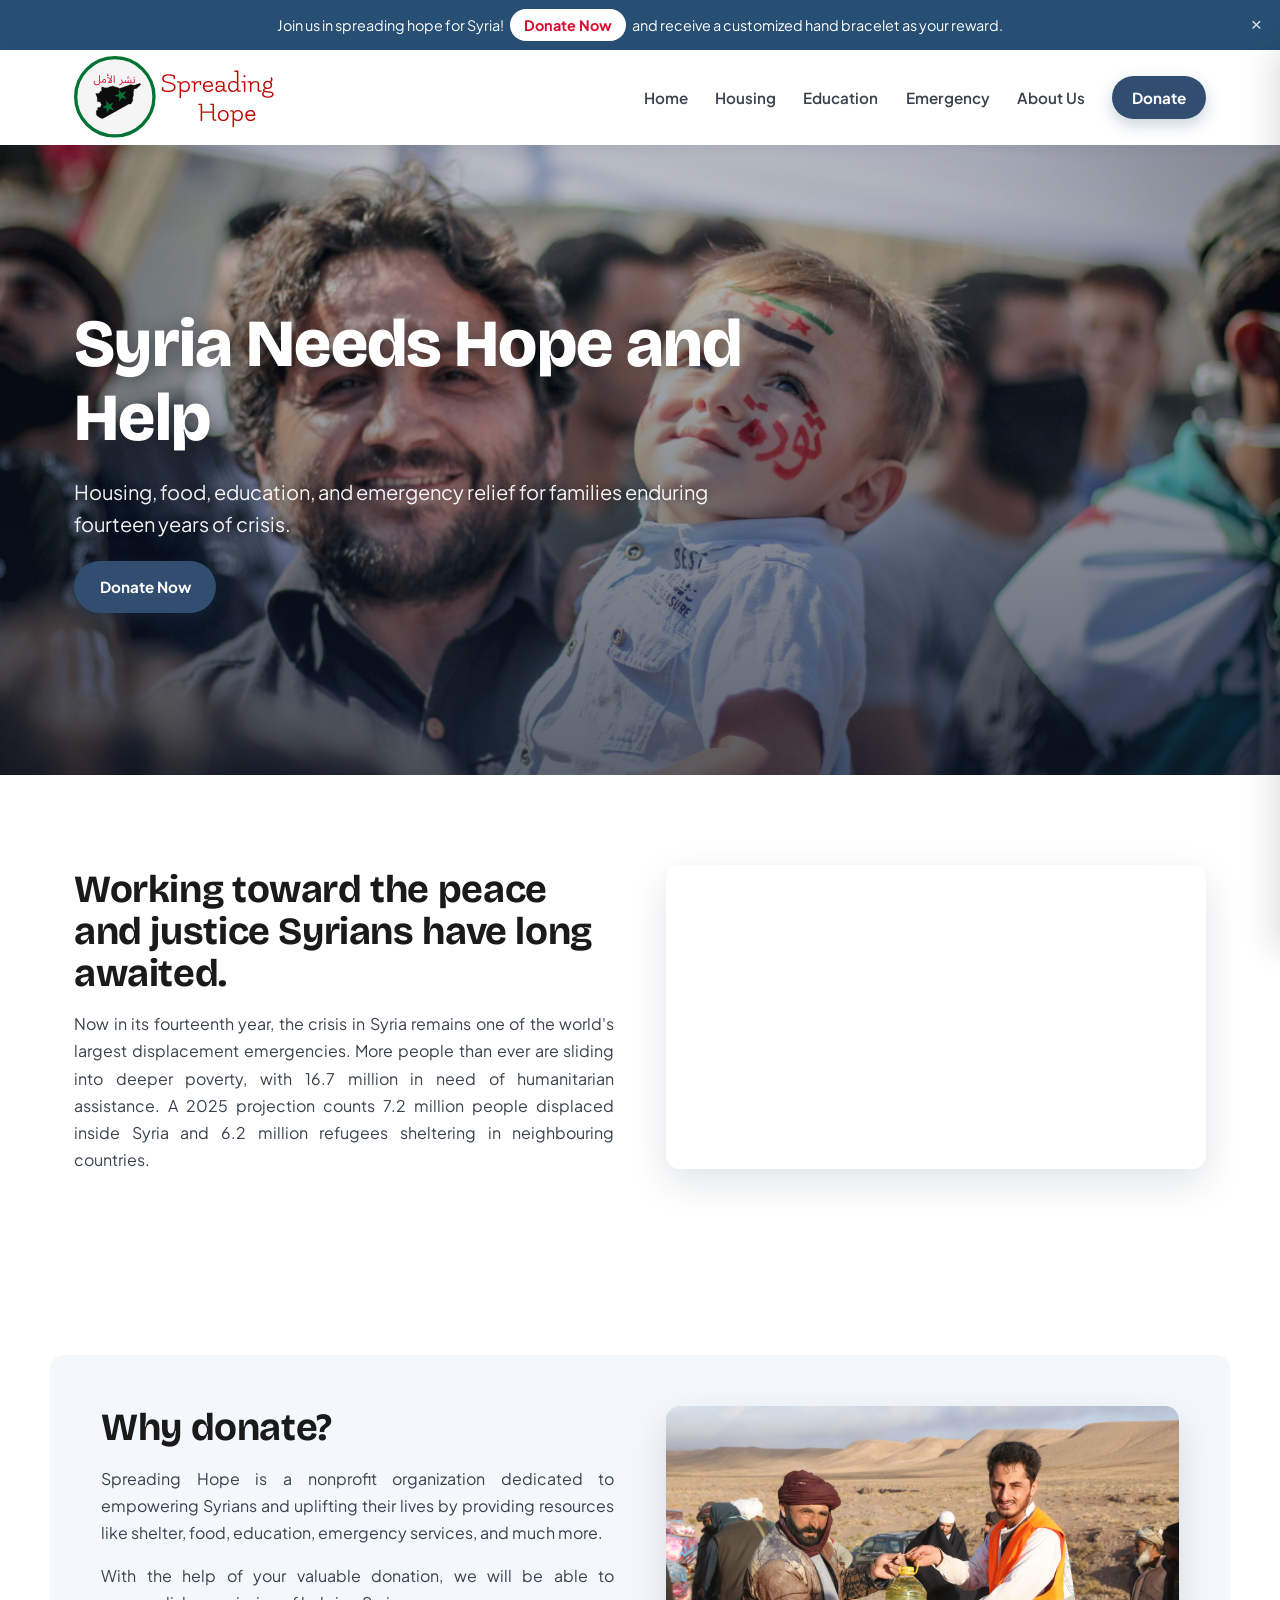
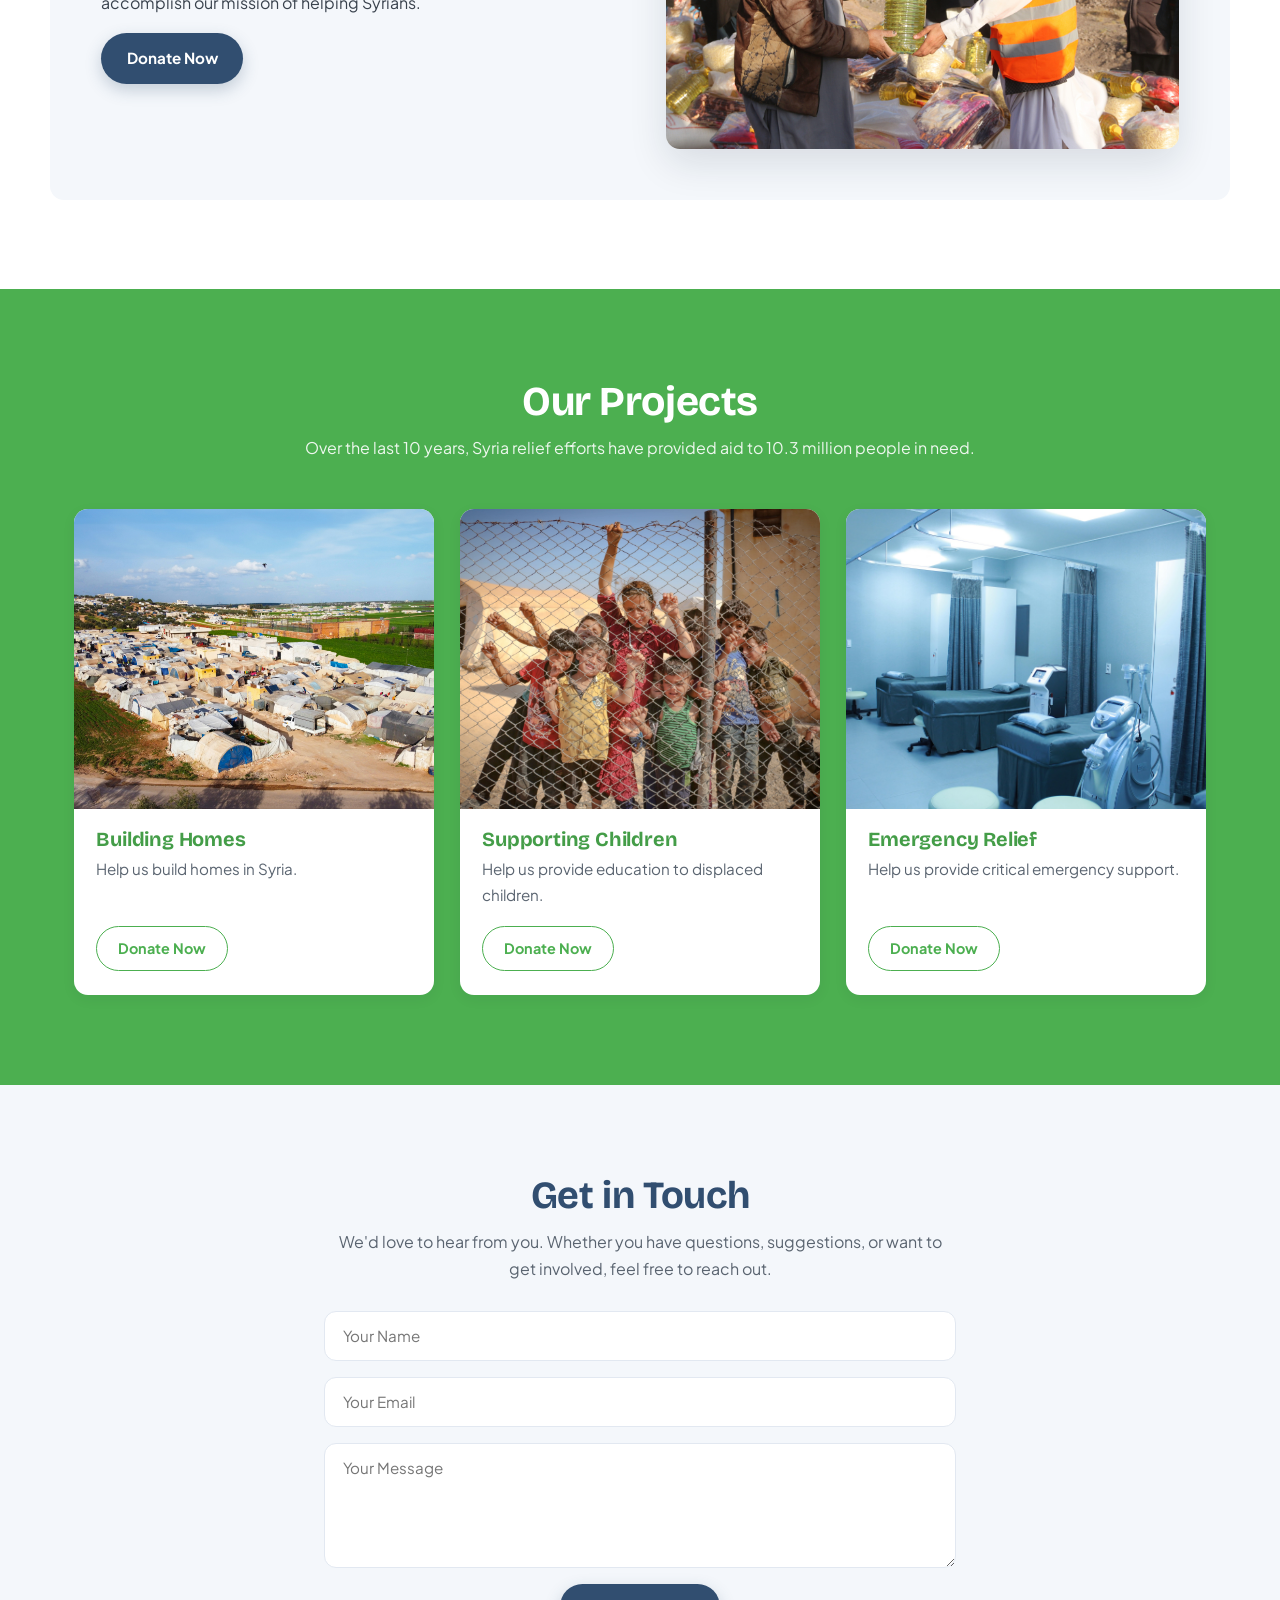
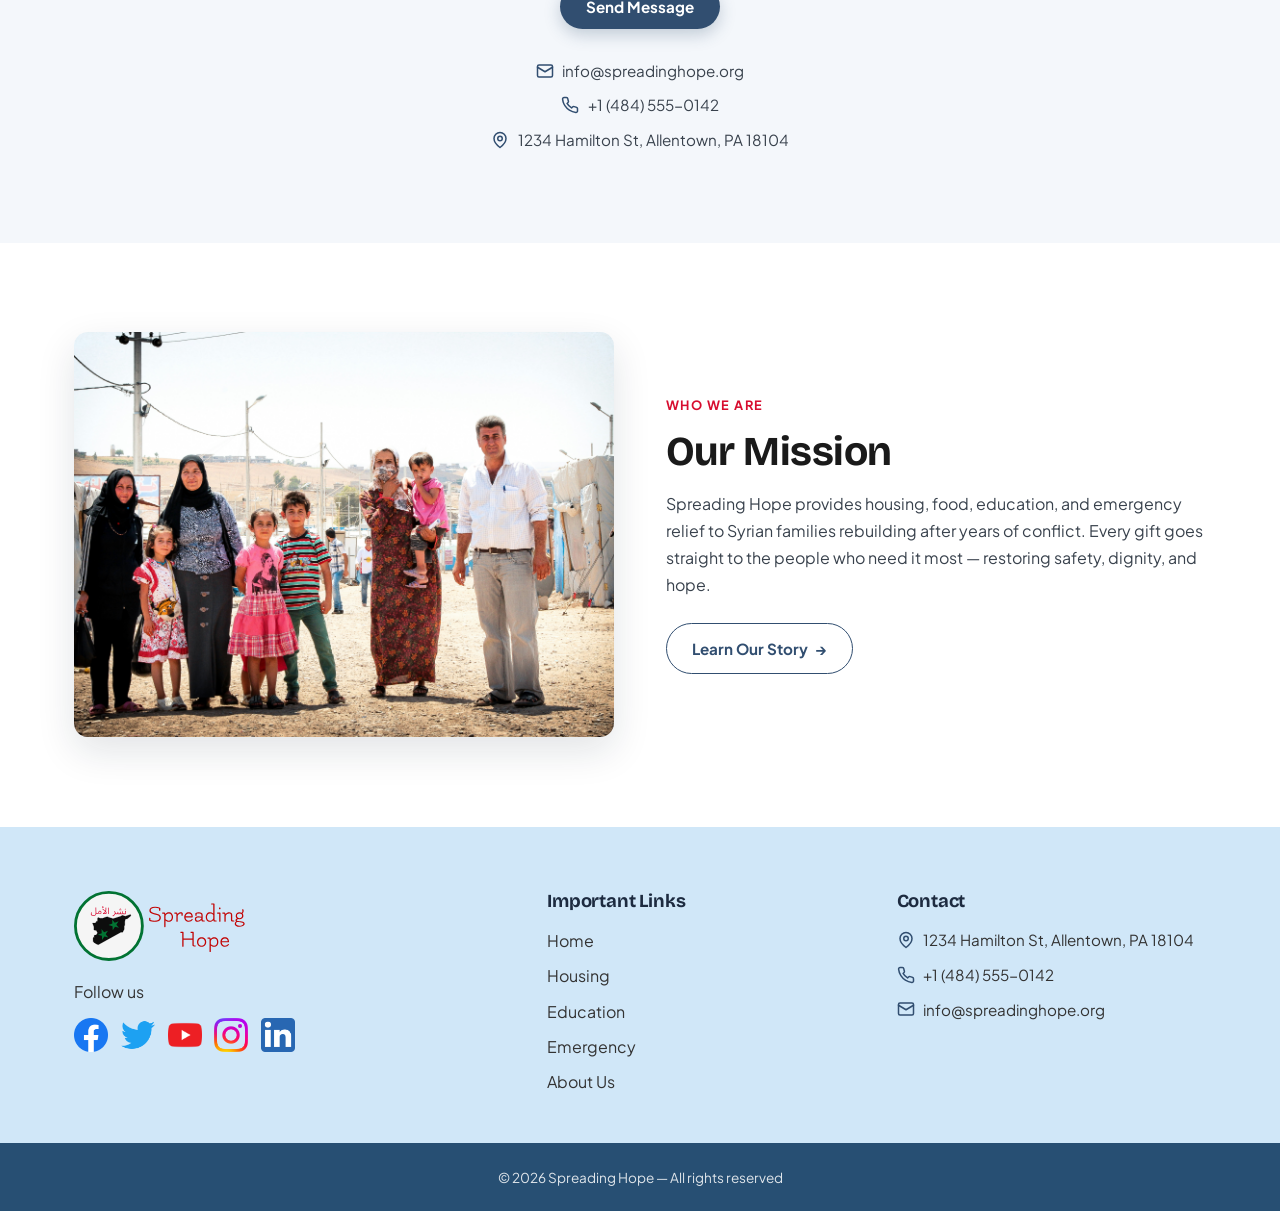
<file: index.html>
<!DOCTYPE html>
<html lang="en">

<head>
  <meta charset="UTF-8">
  <meta name="viewport" content="width=device-width, initial-scale=1.0">
  <title>Spreading Hope — Humanitarian Aid for Syria</title>
  <meta name="description" content="Spreading Hope is a nonprofit dedicated to providing housing, education, emergency relief, and food to Syrians affected by years of conflict. Donate today and make a difference.">

  <link rel="icon" type="image/svg+xml" href="images/logo.svg">

  <meta property="og:type" content="website">
  <meta property="og:title" content="Spreading Hope — Humanitarian Aid for Syria">
  <meta property="og:description" content="Help provide housing, education, and emergency relief to Syrians in need.">
  <meta property="og:image" content="images/Syria.jpg">
  <meta property="og:url" content="https://spreading-hope.vercel.app/">
  <meta name="twitter:card" content="summary_large_image">

  <link rel="preconnect" href="https://fonts.googleapis.com">
  <link rel="preconnect" href="https://fonts.gstatic.com" crossorigin>
  <link href="https://fonts.googleapis.com/css2?family=Bricolage+Grotesque:opsz,wght@12..96,500;12..96,600;12..96,700;12..96,800&family=Plus+Jakarta+Sans:wght@400;500;600;700&display=swap" rel="stylesheet">

  <link rel="stylesheet" href="css/style.css">
</head>

<body>
  <!-- Top announcement bar -->
  <div class="top-container" id="topBar">
    <div class="top-bar-inner">
      <p class="top-message">Join us in spreading hope for Syria! <a href="donation.html" class="learn-more">Donate Now</a> and receive a customized hand bracelet as your reward.</p>
      <button class="top-close" onclick="closeTopBar()" aria-label="Dismiss announcement">&times;</button>
    </div>
  </div>

  <header>
    <nav>
      <div class="logo">
        <img src="images/logo.svg" alt="Spreading Hope logo" width="120" height="120">
      </div>

      <!-- Mobile sidebar nav -->
      <ul class="sidebar" id="sidebar">
        <li onclick="hideSidebar()">
          <a href="#" aria-label="Close menu">
            <svg xmlns="http://www.w3.org/2000/svg" height="24px" viewBox="0 -960 960 960" width="24px" fill="currentColor"><path d="m256-200-56-56 224-224-224-224 56-56 224 224 224-224 56 56-224 224 224 224-56 56-224-224-224 224Z"/></svg>
          </a>
        </li>
        <li><a href="index.html">Home</a></li>
        <li><a href="housing.html">Housing</a></li>
        <li><a href="education.html">Education</a></li>
        <li><a href="emergency.html">Emergency</a></li>
        <li><a href="about-us.html">About Us</a></li>
        <li><a href="donation.html" class="cta-button">Donate Now</a></li>
      </ul>

      <!-- Desktop nav -->
      <ul>
        <li class="hideOnMobile"><a href="index.html">Home</a></li>
        <li class="hideOnMobile"><a href="housing.html">Housing</a></li>
        <li class="hideOnMobile"><a href="education.html">Education</a></li>
        <li class="hideOnMobile"><a href="emergency.html">Emergency</a></li>
        <li class="hideOnMobile"><a href="about-us.html">About Us</a></li>
        <li class="hideOnMobile"><a href="donation.html" class="cta-button">Donate</a></li>
        <li class="menubutton" onclick="showSidebar()">
          <a href="#" aria-label="Open menu">
            <svg xmlns="http://www.w3.org/2000/svg" height="24px" viewBox="0 -960 960 960" width="24px" fill="currentColor"><path d="M120-240v-80h720v80H120Zm0-200v-80h720v80H120Zm0-200v-80h720v80H120Z"/></svg>
          </a>
        </li>
      </ul>
    </nav>
  </header>

  <!-- Home hero carousel -->
  <div class="carousel">
    <div class="carousel-slides">
      <div class="carousel-item active">
        <img src="images/Syria.jpg" alt="Aerial view of a Syrian city affected by conflict" width="1600" height="900" fetchpriority="high">
      </div>
      <div class="carousel-item active">
        <img src="images/intro1.jpg" alt="A displaced Syrian family" width="1600" height="900"  fetchpriority="high">
      </div>

      <div class="carousel-item active">
        <img src="images/intro3.jpg" alt="A displaced Syrian family" width="1600" height="900" fetchpriority="high">
      </div>
    </div>

    <div class="carousel-content">
      <h1 class="h-primary">Syria Needs Hope and Help</h1>
      <p class="hero-sub">Housing, food, education, and emergency relief for families enduring fourteen years of crisis.</p>
      <a href="donation.html" class="cta-button">Donate Now</a>
    </div>
  </div>

  <!-- Crisis overview + video -->
  <section class="hero section">
    <div class="cont_housing">
      <div class="text-content">
        <h2>Working toward the peace and justice Syrians have long awaited.</h2>
        <p>
          Now in its fourteenth year, the crisis in Syria remains one of the world's largest displacement emergencies. More people than ever are sliding into deeper poverty, with 16.7 million in need of humanitarian assistance. A 2025 projection counts 7.2 million people displaced inside Syria and 6.2 million refugees sheltering in neighbouring countries.
        </p>
      </div>
      <div class="video-content">
        <iframe
          src="https://www.youtube.com/embed/q4ZVV-6FrAs?si=EuH0juqtph1C-IrB"
          title="Spreading Hope — the crisis in Syria"
          loading="lazy"
          frameborder="0"
          allow="accelerometer; autoplay; clipboard-write; encrypted-media; gyroscope; picture-in-picture"
          allowfullscreen>
        </iframe>
      </div>
    </div>
  </section>

  <!-- Why donate -->
  <section class="why_donate">
    <div class="text-section">
      <h2>Why donate?</h2>
      <p>
        Spreading Hope is a nonprofit organization dedicated to empowering Syrians and uplifting their lives by providing resources like shelter, food, education, emergency services, and much more.
      </p>
      <p>
        With the help of your valuable donation, we will be able to accomplish our mission of helping Syrians.
      </p>
      <a href="donation.html" class="cta-button">Donate Now</a>
    </div>
    <div class="image-section">
      <img src="images/donate.jpg" alt="Volunteers distributing aid supplies" width="800" height="600" loading="lazy">
    </div>
  </section>

  <!-- Projects -->
  <div id="project-overview">
    <h2 class="projects-title">Our Projects</h2>
    <p class="projects-description">
      Over the last 10 years, Syria relief efforts have provided aid to 10.3 million people in need.
    </p>
    <div class="projects-grid">
      <div class="project-card" id="project-homes">
        <img src="images/build-house.jpg" alt="Newly built homes for displaced families" class="project-image" width="400" height="300" loading="lazy">
        <h3 class="project-title">Building Homes</h3>
        <p class="project-text">Help us build homes in Syria.</p>
        <a class="project-button" href="donation.html">Donate Now</a>
      </div>
      <div class="project-card" id="project-children">
        <img src="images/supporting-children.jpg" alt="A child studying with school supplies" class="project-image" width="400" height="300" loading="lazy">
        <h3 class="project-title">Supporting Children</h3>
        <p class="project-text">Help us provide education to displaced children.</p>
        <a class="project-button" href="donation.html">Donate Now</a>
      </div>
      <div class="project-card" id="project-emergency">
        <img src="images/emergency-relief.jpg" alt="Emergency relief workers delivering supplies" class="project-image" width="400" height="300" loading="lazy">
        <h3 class="project-title">Emergency Relief</h3>
        <p class="project-text">Help us provide critical emergency support.</p>
        <a class="project-button" href="donation.html">Donate Now</a>
      </div>
    </div>
  </div>

  <!-- Contact -->
  <section class="contact-section section">
    <div class="contact-container">
      <h2 class="contact-title">Get in Touch</h2>
      <p class="contact-description">We'd love to hear from you. Whether you have questions, suggestions, or want to get involved, feel free to reach out.</p>
      <form class="contact-form" action="https://formspree.io/f/mlgyewnv" method="POST">
        <label for="contact-name" class="visually-hidden">Your name</label>
        <input id="contact-name" name="name" type="text" class="contact-input" placeholder="Your Name" required>
        <label for="contact-email" class="visually-hidden">Your email</label>
        <input id="contact-email" name="email" type="email" class="contact-input" placeholder="Your Email" required>
        <label for="contact-msg" class="visually-hidden">Your message</label>
        <textarea id="contact-msg" name="message" class="contact-message" placeholder="Your Message" rows="5" required></textarea>
        <button type="submit" class="contact-button">Send Message</button>
      </form>
      <div class="contact-info">
        <p><svg viewBox="0 0 24 24" fill="none" stroke="currentColor" stroke-width="2" stroke-linecap="round" stroke-linejoin="round"><rect x="2" y="4" width="20" height="16" rx="2"/><path d="m22 7-10 6L2 7"/></svg>info@spreadinghope.org</p>
        <p><svg viewBox="0 0 24 24" fill="none" stroke="currentColor" stroke-width="2" stroke-linecap="round" stroke-linejoin="round"><path d="M22 16.92v3a2 2 0 0 1-2.18 2 19.79 19.79 0 0 1-8.63-3.07 19.5 19.5 0 0 1-6-6 19.79 19.79 0 0 1-3.07-8.67A2 2 0 0 1 4.11 2h3a2 2 0 0 1 2 1.72c.13.96.36 1.9.7 2.81a2 2 0 0 1-.45 2.11L8.09 9.91a16 16 0 0 0 6 6l1.27-1.27a2 2 0 0 1 2.11-.45c.91.34 1.85.57 2.81.7A2 2 0 0 1 22 16.92z"/></svg>+1 (484) 555-0142</p>
        <p><svg viewBox="0 0 24 24" fill="none" stroke="currentColor" stroke-width="2" stroke-linecap="round" stroke-linejoin="round"><path d="M20 10c0 6-8 12-8 12s-8-6-8-12a8 8 0 0 1 16 0z"/><circle cx="12" cy="10" r="3"/></svg>1234 Hamilton St, Allentown, PA 18104</p>
      </div>
    </div>
  </section>

    <!-- Mission teaser -->
  <section class="mission-teaser">
    <div class="teaser-image">
      <img src="images/mission.jpg" alt="A displaced Syrian woman receiving aid" loading="lazy" decoding="async">
    </div>
    <div class="teaser-text">
      <p class="eyebrow">Who we are</p>
      <h2>Our Mission</h2>
      <p>Spreading Hope provides housing, food, education, and emergency relief to Syrian families rebuilding after years of conflict. Every gift goes straight to the people who need it most — restoring safety, dignity, and hope.</p>
      <a class="learn-story-btn" href="about-us.html">Learn Our Story</a>
    </div>
  </section>

  <!-- Footer -->
  <footer>
    <div class="footer">
      <div class="footer-section">
        <div class="logo">
          <img src="images/logo.svg" alt="Spreading Hope logo" width="120" height="120" style="margin-bottom: 15px;">
        </div>
       
        <p>Follow us</p>
        <div class="social-icons">
          <a href="#" aria-label="Facebook"><img src="images/facebook logo_icon.png" alt="" width="32" height="32" loading="lazy"></a>
          <a href="#" aria-label="X (Twitter)"><img src="images/twitter logo_icon.png" alt="" width="32" height="32" loading="lazy"></a>
          <a href="#" aria-label="YouTube"><img src="images/youtube logo_icon.png" alt="" width="32" height="32" loading="lazy"></a>
          <a href="#" aria-label="Instagram"><img src="images/instagram logo_icon.png" alt="" width="32" height="32" loading="lazy"></a>
          <a href="#" aria-label="LinkedIn"><img src="images/linkedin logo_icon.png" alt="" width="32" height="32" loading="lazy"></a>
        </div>
      </div>

      <div class="footer-section">
        <h3>Important Links</h3>
        <ul>
          <li><a href="index.html">Home</a></li>
          <li><a href="housing.html">Housing</a></li>
          <li><a href="education.html">Education</a></li>
          <li><a href="emergency.html">Emergency</a></li>
          <li><a href="about-us.html">About Us</a></li>
        </ul>
      </div>

      <div class="footer-section">
        <h3>Contact</h3>
        <div class="contact-info">
          <p><svg viewBox="0 0 24 24" fill="none" stroke="currentColor" stroke-width="2" stroke-linecap="round" stroke-linejoin="round"><path d="M20 10c0 6-8 12-8 12s-8-6-8-12a8 8 0 0 1 16 0z"/><circle cx="12" cy="10" r="3"/></svg>1234 Hamilton St, Allentown, PA 18104</p>
          <p><svg viewBox="0 0 24 24" fill="none" stroke="currentColor" stroke-width="2" stroke-linecap="round" stroke-linejoin="round"><path d="M22 16.92v3a2 2 0 0 1-2.18 2 19.79 19.79 0 0 1-8.63-3.07 19.5 19.5 0 0 1-6-6 19.79 19.79 0 0 1-3.07-8.67A2 2 0 0 1 4.11 2h3a2 2 0 0 1 2 1.72c.13.96.36 1.9.7 2.81a2 2 0 0 1-.45 2.11L8.09 9.91a16 16 0 0 0 6 6l1.27-1.27a2 2 0 0 1 2.11-.45c.91.34 1.85.57 2.81.7A2 2 0 0 1 22 16.92z"/></svg>+1 (484) 555-0142</p>
          <p><svg viewBox="0 0 24 24" fill="none" stroke="currentColor" stroke-width="2" stroke-linecap="round" stroke-linejoin="round"><rect x="2" y="4" width="20" height="16" rx="2"/><path d="m22 7-10 6L2 7"/></svg>info@spreadinghope.org</p>
        </div>
      </div>
    </div>

    <div class="footer-bottom">
      &copy; 2026 Spreading Hope — All rights reserved
    </div>
  </footer>

  <script src="js/script.js"></script>
</body>

</html>
</file>
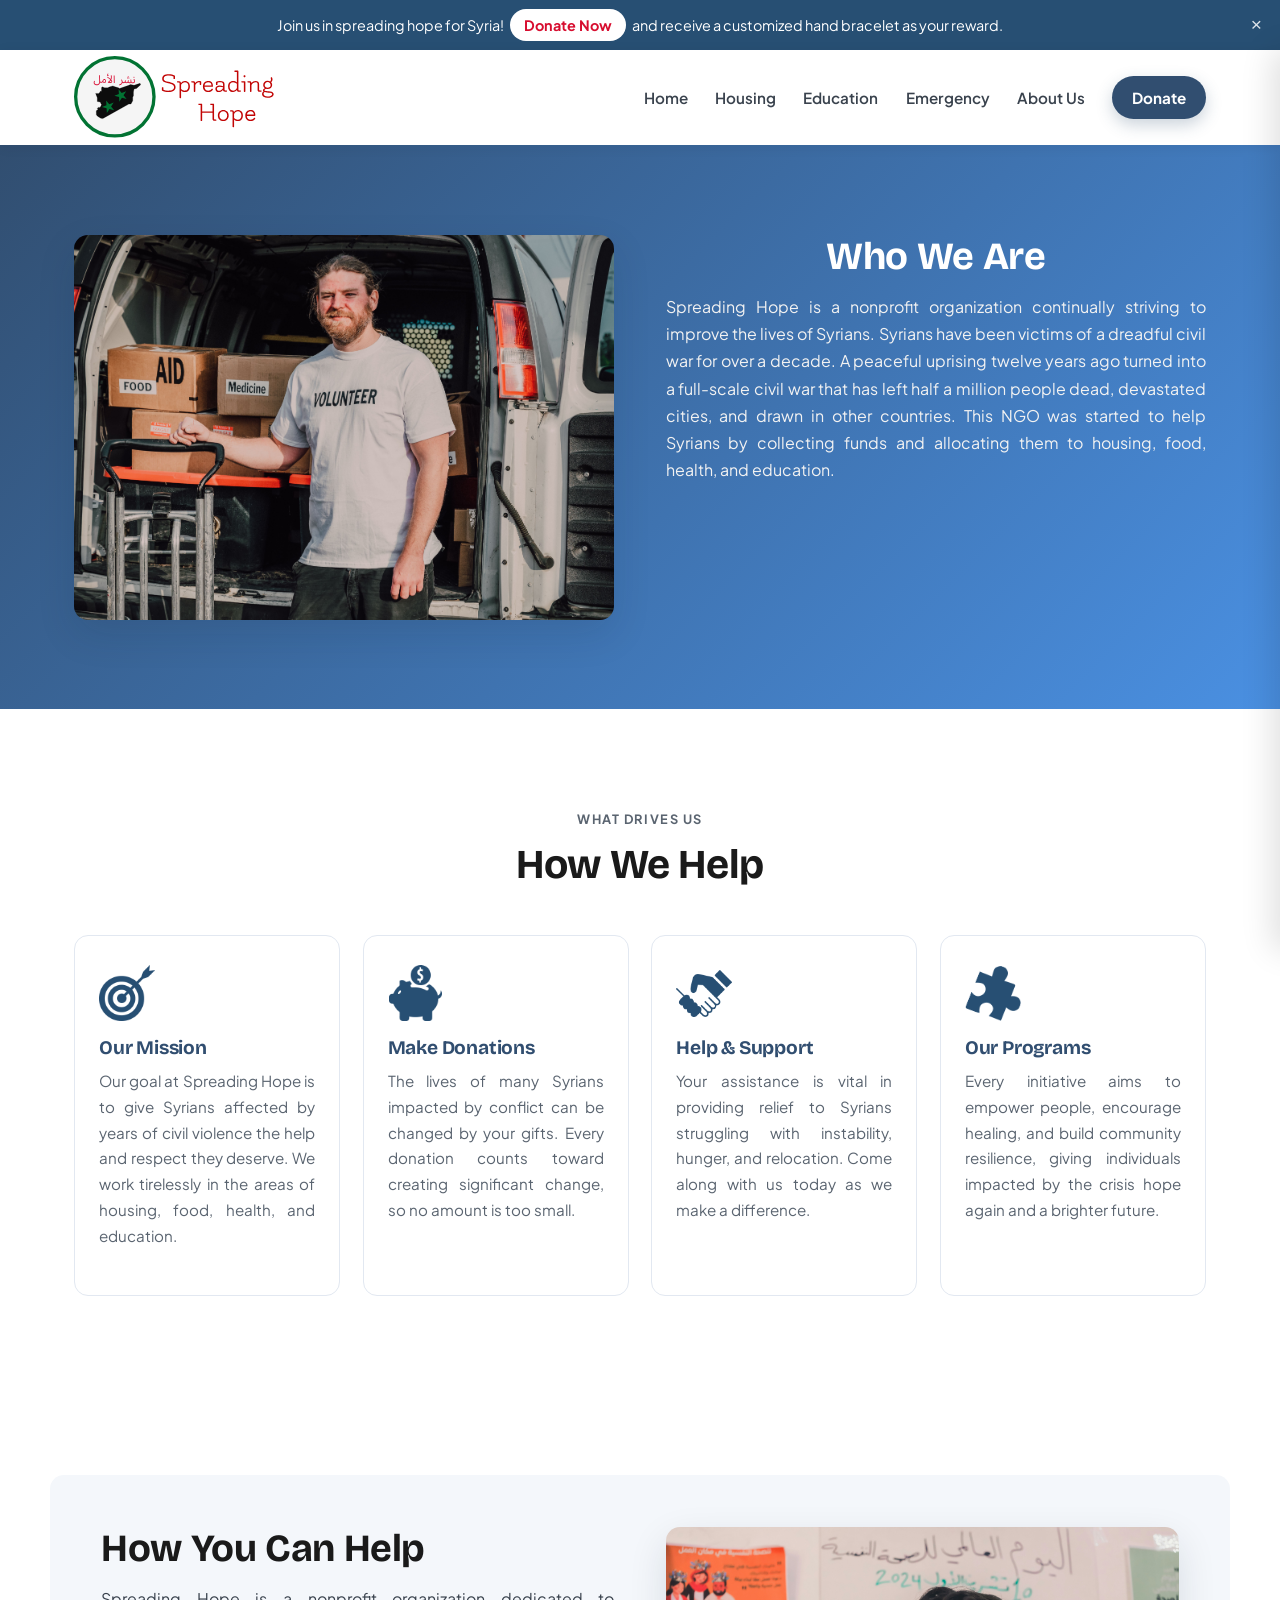
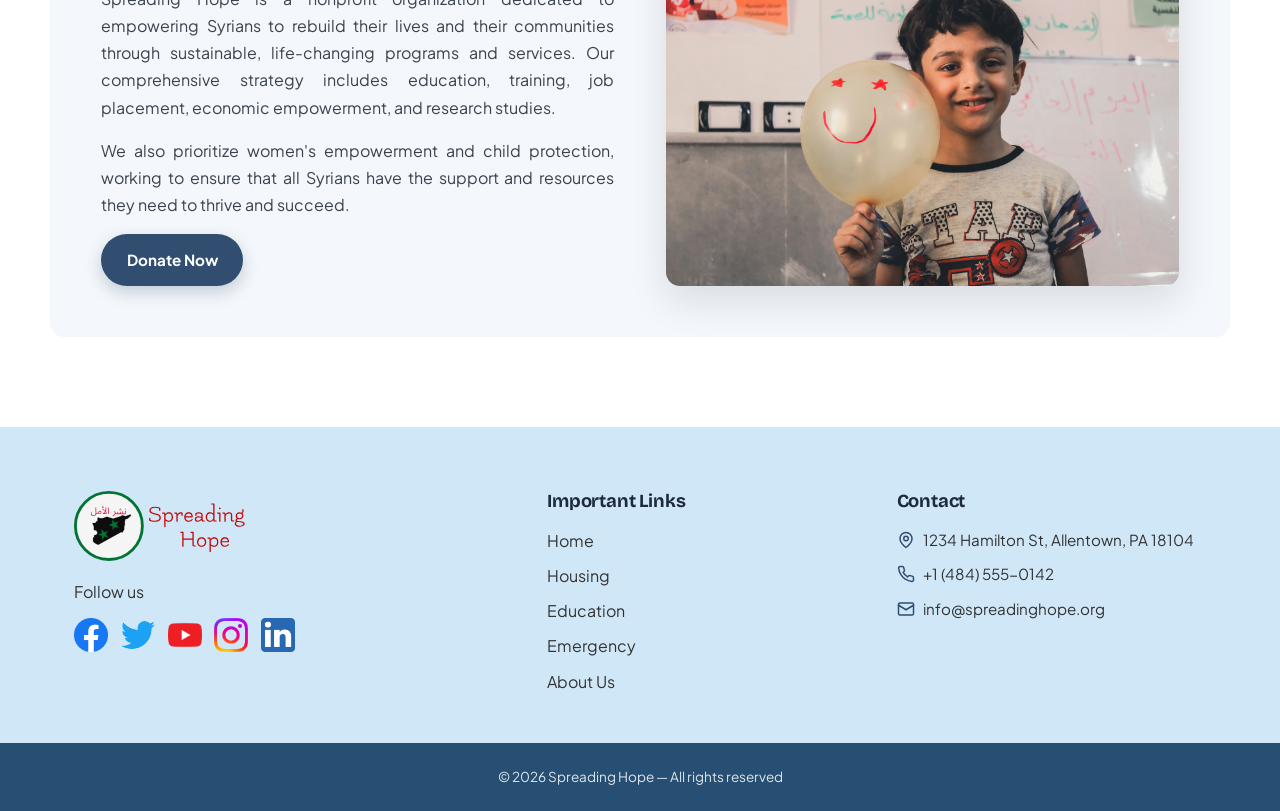
<file: about-us.html>
<!DOCTYPE html>
<html lang="en">

<head>
  <meta charset="UTF-8">
  <meta name="viewport" content="width=device-width, initial-scale=1.0">
  <title>About Us — Spreading Hope for Syria</title>
  <meta name="description" content="Spreading Hope is a nonprofit providing housing, education, and emergency relief to Syrians affected by years of conflict.">
  <link rel="icon" type="image/svg+xml" href="images/logo.svg">
  <meta property="og:type" content="website">
  <meta property="og:title" content="About Us — Spreading Hope for Syria">
  <meta property="og:description" content="Spreading Hope is a nonprofit providing housing, education, and emergency relief to Syrians affected by years of conflict.">
  <meta property="og:image" content="images/About Us 1.jpg">
  <meta name="twitter:card" content="summary_large_image">
  <link rel="preconnect" href="https://fonts.googleapis.com">
  <link rel="preconnect" href="https://fonts.gstatic.com" crossorigin>
  <link href="https://fonts.googleapis.com/css2?family=Bricolage+Grotesque:opsz,wght@12..96,500;12..96,600;12..96,700;12..96,800&family=Plus+Jakarta+Sans:wght@400;500;600;700&display=swap" rel="stylesheet">
  <link rel="stylesheet" href="css/style.css">
</head>

<body>
  <!-- Top announcement bar -->
  <div class="top-container" id="topBar">
    <div class="top-bar-inner">
      <p class="top-message">Join us in spreading hope for Syria! <a href="donation.html" class="learn-more">Donate Now</a> and receive a customized hand bracelet as your reward.</p>
      <button class="top-close" onclick="closeTopBar()" aria-label="Dismiss announcement">&times;</button>
    </div>
  </div>

  <header>
    <nav>
      <div class="logo">
        <img src="images/logo.svg" alt="Spreading Hope logo" width="120" height="120">
      </div>

      <ul class="sidebar" id="sidebar">
        <li onclick="hideSidebar()">
          <a href="#" aria-label="Close menu">
            <svg xmlns="http://www.w3.org/2000/svg" height="24px" viewBox="0 -960 960 960" width="24px" fill="currentColor"><path d="m256-200-56-56 224-224-224-224 56-56 224 224 224-224 56 56-224 224 224 224-56 56-224-224-224 224Z"/></svg>
          </a>
        </li>
        <li><a href="index.html">Home</a></li>
        <li><a href="housing.html">Housing</a></li>
        <li><a href="education.html">Education</a></li>
        <li><a href="emergency.html">Emergency</a></li>
        <li><a href="about-us.html">About Us</a></li>
        <li><a href="donation.html" class="cta-button">Donate Now</a></li>
      </ul>

      <ul>
        <li class="hideOnMobile"><a href="index.html">Home</a></li>
        <li class="hideOnMobile"><a href="housing.html">Housing</a></li>
        <li class="hideOnMobile"><a href="education.html">Education</a></li>
        <li class="hideOnMobile"><a href="emergency.html">Emergency</a></li>
        <li class="hideOnMobile"><a href="about-us.html">About Us</a></li>
        <li class="hideOnMobile"><a href="donation.html" class="cta-button">Donate</a></li>
        <li class="menubutton" onclick="showSidebar()">
          <a href="#" aria-label="Open menu">
            <svg xmlns="http://www.w3.org/2000/svg" height="24px" viewBox="0 -960 960 960" width="24px" fill="currentColor"><path d="M120-240v-80h720v80H120Zm0-200v-80h720v80H120Zm0-200v-80h720v80H120Z"/></svg>
          </a>
        </li>
      </ul>
    </nav>
  </header>

  <!-- About intro -->
  <section id="about" class="section">
    <div class="main">
      <div class="image-container">
        <img src="images/ourmission.jpg" alt="Aid workers supporting a displaced Syrian family" loading="lazy" decoding="async">
      </div>
      <div class="about-text">
       <h2 class="section-title">Who We Are</h2>
        <p>Spreading Hope is a nonprofit organization continually striving to improve the lives of Syrians. Syrians have been victims of a dreadful civil war for over a decade. A peaceful uprising twelve years ago turned into a full-scale civil war that has left half a million people dead, devastated cities, and drawn in other countries. This NGO was started to help Syrians by collecting funds and allocating them to housing, food, health, and education.</p>
      </div>
    </div>
  </section>

  <!-- How we help -->
  <section class="section">
    <div class="section-head">
      <p class="eyebrow">What drives us</p>
      <h2>How We Help</h2>
    </div>
    <div class="card-container">
      <div class="card">
        <img src="images/our-mission-icon.png" alt="" width="64" height="64" loading="lazy">
        <h3>Our Mission</h3>
        <p>Our goal at Spreading Hope is to give Syrians affected by years of civil violence the help and respect they deserve. We work tirelessly in the areas of housing, food, health, and education.</p>
        
      </div>
      <div class="card">
        <img src="images/make-donation-icon.png" alt="" width="64" height="64" loading="lazy">
        <h3>Make Donations</h3>
        <p>The lives of many Syrians impacted by conflict can be changed by your gifts. Every donation counts toward creating significant change, so no amount is too small.</p>
       
      </div>
      <div class="card">
        <img src="images/help-icon.png" alt="" width="64" height="64" loading="lazy">
        <h3>Help &amp; Support</h3>
        <p>Your assistance is vital in providing relief to Syrians struggling with instability, hunger, and relocation. Come along with us today as we make a difference.</p>
       
      </div>
      <div class="card">
        <img src="images/programs-icon.png" alt="" width="64" height="64" loading="lazy">
        <h3>Our Programs</h3>
        <p>Every initiative aims to empower people, encourage healing, and build community resilience, giving individuals impacted by the crisis hope again and a brighter future.</p>
        
      </div>
    </div>
  </section>

  <!-- How you can help -->
  <section class="why_donate">
    <div class="text-section">
      <h2>How You Can Help</h2>
      <p>
        Spreading Hope is a nonprofit organization dedicated to empowering Syrians to rebuild their lives and their communities through sustainable, life-changing programs and services. Our comprehensive strategy includes education, training, job placement, economic empowerment, and research studies.
      </p>
      <p>
        We also prioritize women's empowerment and child protection, working to ensure that all Syrians have the support and resources they need to thrive and succeed.
      </p>
      <a href="donation.html" class="cta-button">Donate Now</a>
    </div>
    <div class="image-section">
      <img src="images/mission1.jpg" alt="image" loading="lazy" decoding="async">
    </div>
  </section>

  <!-- Footer -->
  <footer>
    <div class="footer">
      <div class="footer-section">
        <div class="logo">
          <img src="images/logo.svg" alt="Spreading Hope logo" width="120" height="120" style="margin-bottom: 15px;">
        </div>
        
        <p>Follow us</p>
        <div class="social-icons">
          <a href="#" aria-label="Facebook"><img src="images/facebook logo_icon.png" alt="" width="32" height="32" loading="lazy"></a>
          <a href="#" aria-label="X (Twitter)"><img src="images/twitter logo_icon.png" alt="" width="32" height="32" loading="lazy"></a>
          <a href="#" aria-label="YouTube"><img src="images/youtube logo_icon.png" alt="" width="32" height="32" loading="lazy"></a>
          <a href="#" aria-label="Instagram"><img src="images/instagram logo_icon.png" alt="" width="32" height="32" loading="lazy"></a>
          <a href="#" aria-label="LinkedIn"><img src="images/linkedin logo_icon.png" alt="" width="32" height="32" loading="lazy"></a>
        </div>
      </div>

      <div class="footer-section">
        <h3>Important Links</h3>
        <ul>
          <li><a href="index.html">Home</a></li>
          <li><a href="housing.html">Housing</a></li>
          <li><a href="education.html">Education</a></li>
          <li><a href="emergency.html">Emergency</a></li>
          <li><a href="about-us.html">About Us</a></li>
        </ul>
      </div>

      <div class="footer-section">
        <h3>Contact</h3>
        <div class="contact-info">
          <p><svg viewBox="0 0 24 24" fill="none" stroke="currentColor" stroke-width="2" stroke-linecap="round" stroke-linejoin="round"><path d="M20 10c0 6-8 12-8 12s-8-6-8-12a8 8 0 0 1 16 0z"/><circle cx="12" cy="10" r="3"/></svg>1234 Hamilton St, Allentown, PA 18104</p>
          <p><svg viewBox="0 0 24 24" fill="none" stroke="currentColor" stroke-width="2" stroke-linecap="round" stroke-linejoin="round"><path d="M22 16.92v3a2 2 0 0 1-2.18 2 19.79 19.79 0 0 1-8.63-3.07 19.5 19.5 0 0 1-6-6 19.79 19.79 0 0 1-3.07-8.67A2 2 0 0 1 4.11 2h3a2 2 0 0 1 2 1.72c.13.96.36 1.9.7 2.81a2 2 0 0 1-.45 2.11L8.09 9.91a16 16 0 0 0 6 6l1.27-1.27a2 2 0 0 1 2.11-.45c.91.34 1.85.57 2.81.7A2 2 0 0 1 22 16.92z"/></svg>+1 (484) 555-0142</p>
          <p><svg viewBox="0 0 24 24" fill="none" stroke="currentColor" stroke-width="2" stroke-linecap="round" stroke-linejoin="round"><rect x="2" y="4" width="20" height="16" rx="2"/><path d="m22 7-10 6L2 7"/></svg>info@spreadinghope.org</p>
        </div>
      </div>
    </div>

    <div class="footer-bottom">
      &copy; 2026 Spreading Hope — All rights reserved
    </div>
  </footer>

  <script src="js/script.js"></script>
</body>

</html>
</file>
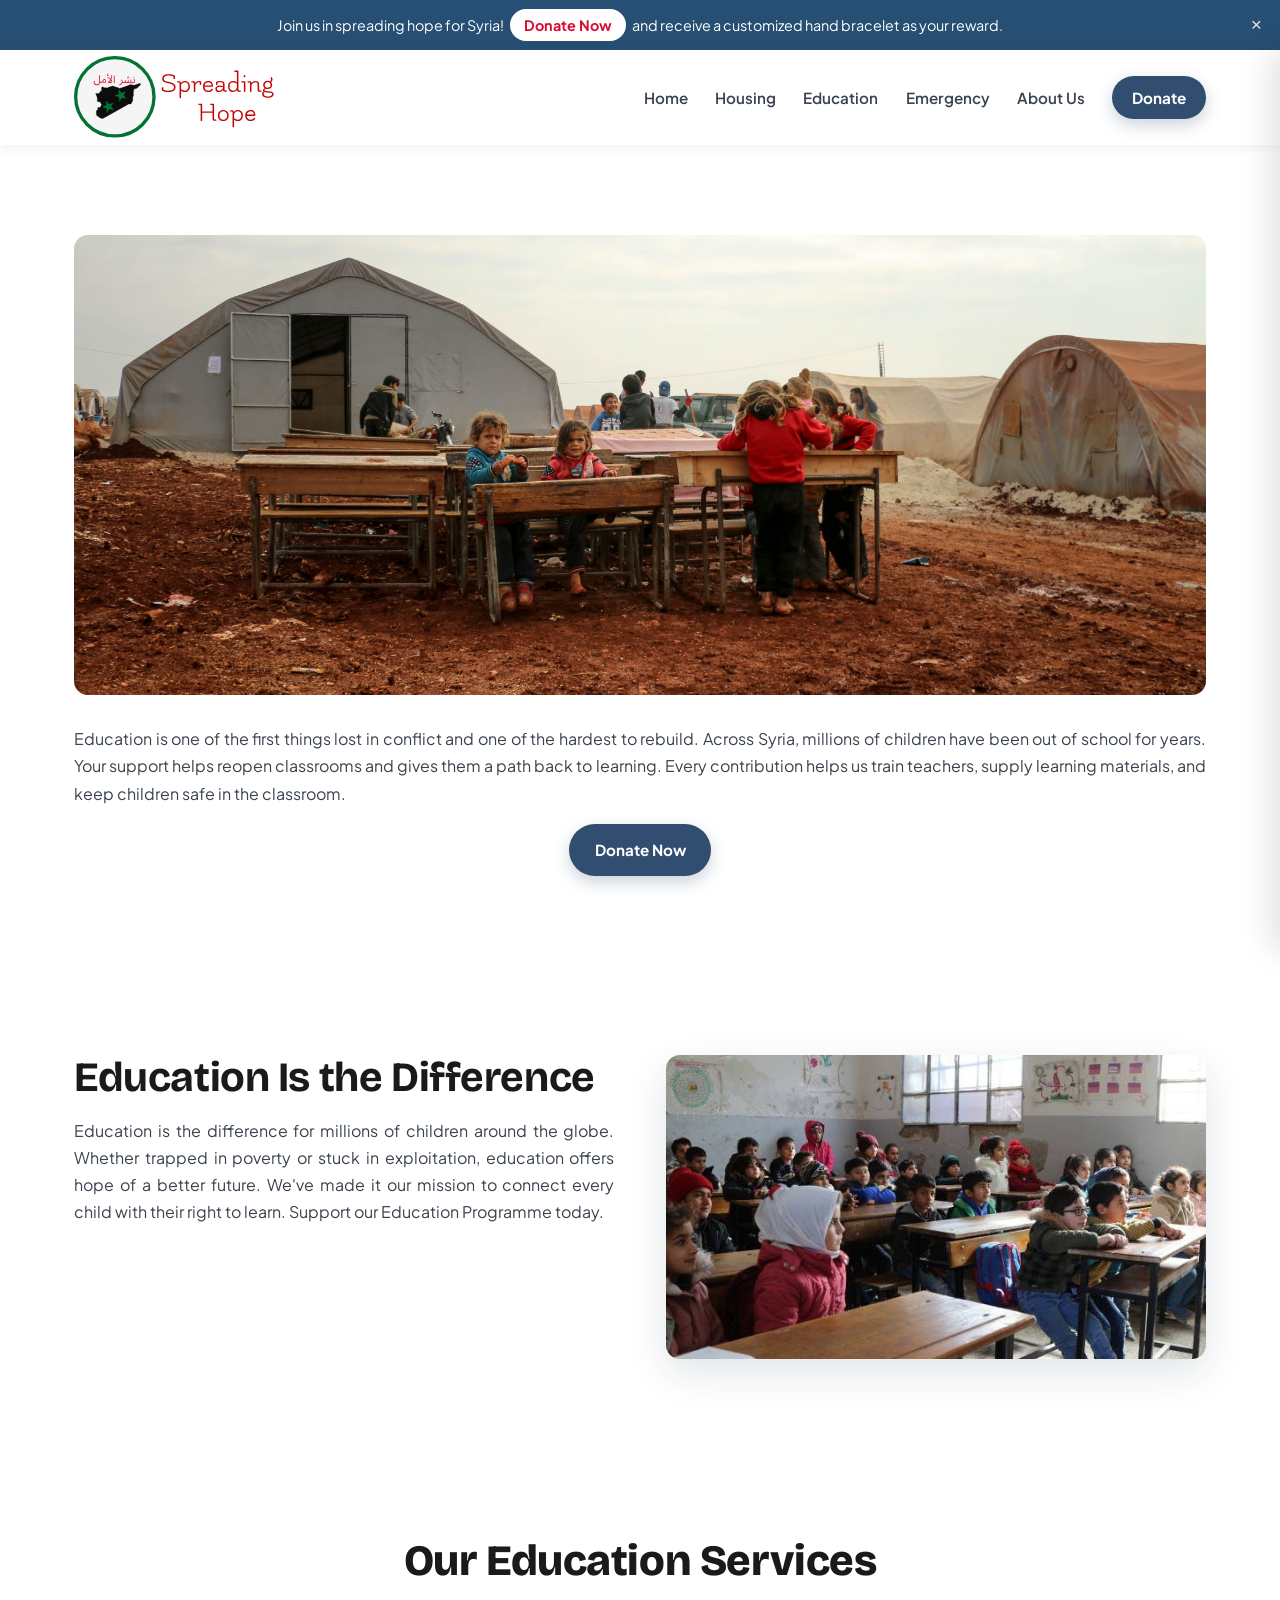
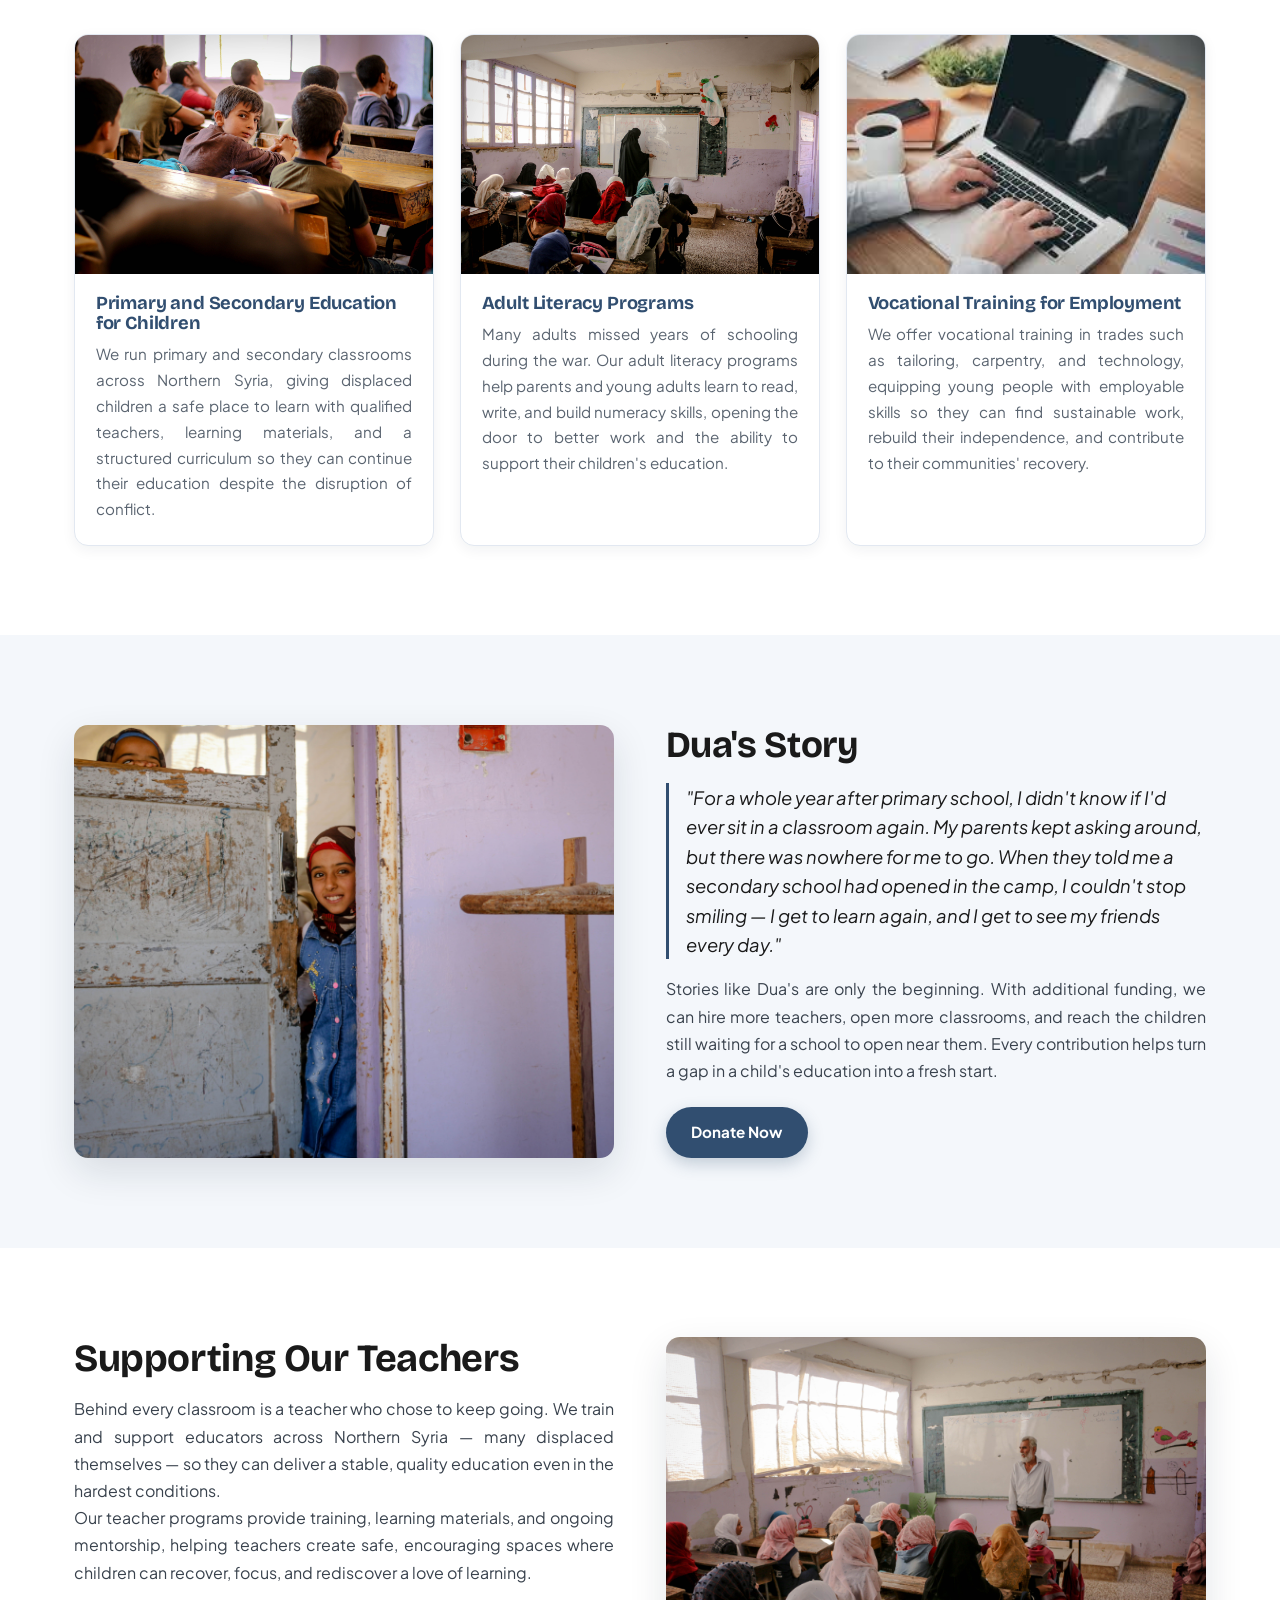
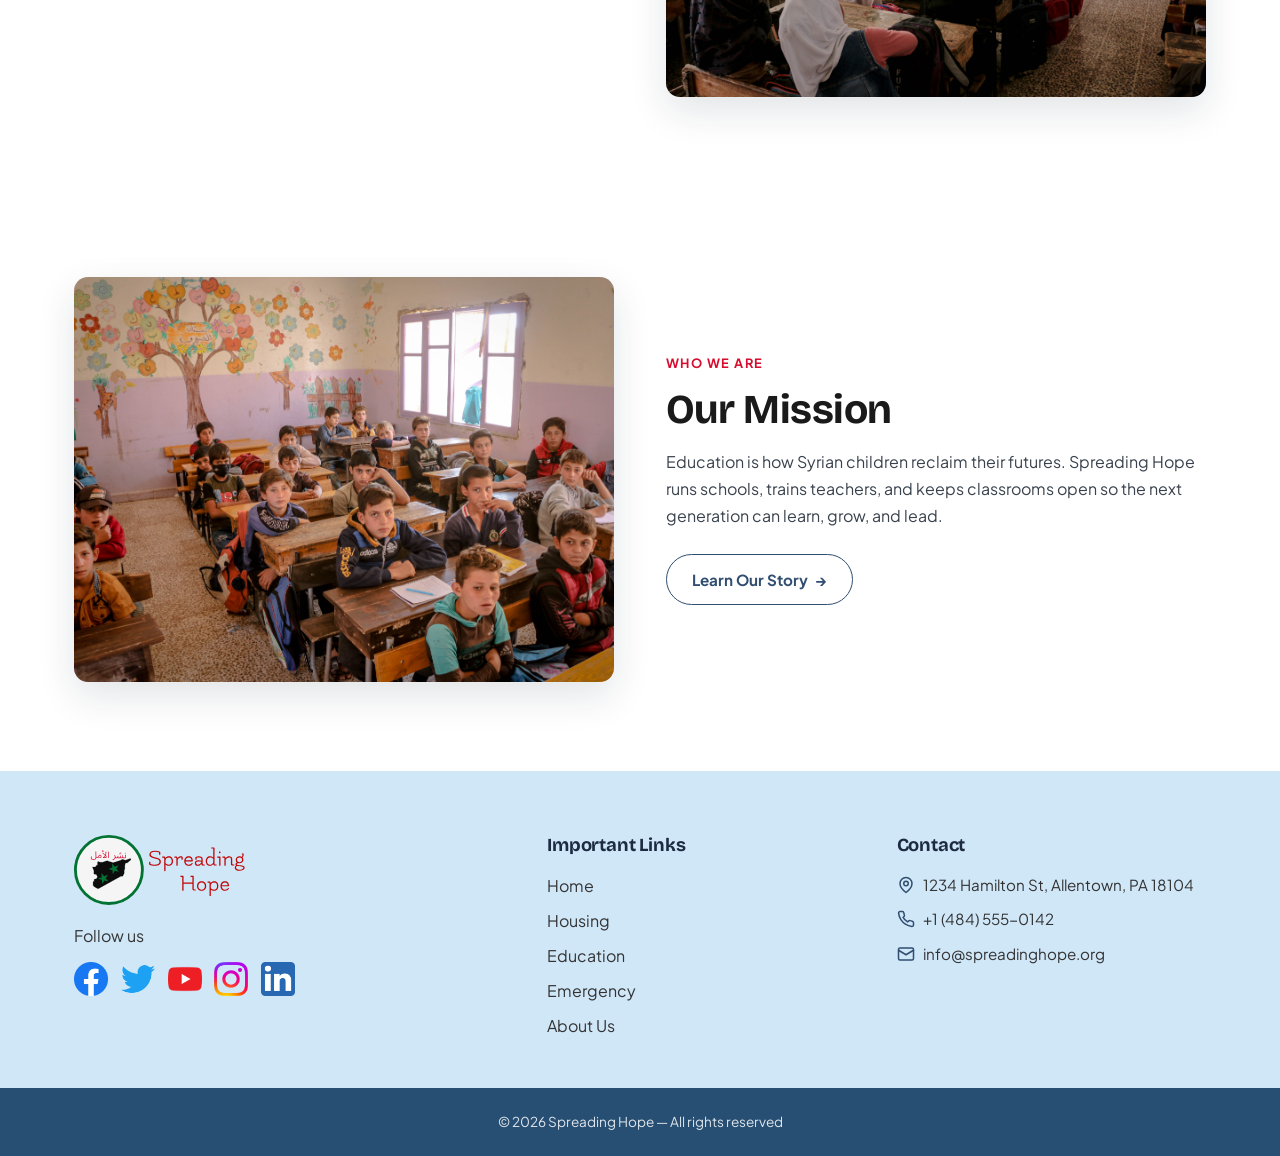
<file: education.html>
<!DOCTYPE html>
<html lang="en">

<head>
  <meta charset="UTF-8">
  <meta name="viewport" content="width=device-width, initial-scale=1.0">
  <title>Education Programs — Spreading Hope for Syria</title>
  <meta name="description" content="Support classrooms, teachers, and learning materials so displaced Syrian children can return to school.">
  <link rel="icon" type="image/svg+xml" href="images/logo.svg">
  <meta property="og:type" content="website">
  <meta property="og:title" content="Education Programs — Spreading Hope for Syria">
  <meta property="og:description" content="Support classrooms, teachers, and learning materials so displaced Syrian children can return to school.">
  <meta property="og:image" content="images/Education.jpg">
  <meta name="twitter:card" content="summary_large_image">
  <link rel="preconnect" href="https://fonts.googleapis.com">
  <link rel="preconnect" href="https://fonts.gstatic.com" crossorigin>
  <link href="https://fonts.googleapis.com/css2?family=Bricolage+Grotesque:opsz,wght@12..96,500;12..96,600;12..96,700;12..96,800&family=Plus+Jakarta+Sans:wght@400;500;600;700&display=swap" rel="stylesheet">
  <link rel="stylesheet" href="css/style.css">
</head>

<body>
  <!-- Top announcement bar -->
  <div class="top-container" id="topBar">
    <div class="top-bar-inner">
      <p class="top-message">Join us in spreading hope for Syria! <a href="donation.html" class="learn-more">Donate Now</a> and receive a customized hand bracelet as your reward.</p>
      <button class="top-close" onclick="closeTopBar()" aria-label="Dismiss announcement">&times;</button>
    </div>
  </div>

  <header>
    <nav>
      <div class="logo">
        <img src="images/logo.svg" alt="Spreading Hope logo" width="120" height="120">
      </div>

      <ul class="sidebar" id="sidebar">
        <li onclick="hideSidebar()">
          <a href="#" aria-label="Close menu">
            <svg xmlns="http://www.w3.org/2000/svg" height="24px" viewBox="0 -960 960 960" width="24px" fill="currentColor"><path d="m256-200-56-56 224-224-224-224 56-56 224 224 224-224 56 56-224 224 224 224-56 56-224-224-224 224Z"/></svg>
          </a>
        </li>
        <li><a href="index.html">Home</a></li>
        <li><a href="housing.html">Housing</a></li>
        <li><a href="education.html">Education</a></li>
        <li><a href="emergency.html">Emergency</a></li>
        <li><a href="about-us.html">About Us</a></li>
        <li><a href="donation.html" class="cta-button">Donate Now</a></li>
      </ul>

      <ul>
        <li class="hideOnMobile"><a href="index.html">Home</a></li>
        <li class="hideOnMobile"><a href="housing.html">Housing</a></li>
        <li class="hideOnMobile"><a href="education.html">Education</a></li>
        <li class="hideOnMobile"><a href="emergency.html">Emergency</a></li>
        <li class="hideOnMobile"><a href="about-us.html">About Us</a></li>
        <li class="hideOnMobile"><a href="donation.html" class="cta-button">Donate</a></li>
        <li class="menubutton" onclick="showSidebar()">
          <a href="#" aria-label="Open menu">
            <svg xmlns="http://www.w3.org/2000/svg" height="24px" viewBox="0 -960 960 960" width="24px" fill="currentColor"><path d="M120-240v-80h720v80H120Zm0-200v-80h720v80H120Zm0-200v-80h720v80H120Z"/></svg>
          </a>
        </li>
      </ul>
    </nav>
  </header>

  <!-- Intro -->
  <section id="home" class="section">
    <img id="home_img" src="images/education2.jpg" alt="An aid worker with Syrian children in our learning programs" loading="lazy" decoding="async">
    <p>Education is one of the first things lost in conflict and one of the hardest to rebuild. Across Syria, millions of children have been out of school for years. Your support helps reopen classrooms and gives them a path back to learning.
    Every contribution helps us train teachers, supply learning materials, and keep children safe in the classroom.</p>
    <a href="donation.html" class="cta-button">Donate Now</a>
  </section>

  <!-- Hero  -->
<section class="hero section education-hero">
  <div class="cont_housing">
    <div class="text-content">
      <h1>Education Is the Difference</h1>
      <p>
        Education is the difference for millions of children around the globe. Whether trapped in poverty or stuck in exploitation, education offers hope of a better future. We've made it our mission to connect every child with their right to learn. Support our Education Programme today.
      </p>
    </div>
    <div class="image-content">
      <img src="images/education3.jpg" alt="Children in a classroom supported by our education programs" loading="lazy" decoding="async">
    </div>
  </div>
</section>
  <!-- Education services -->
  <section id="services-container">
    <h2 class="h-primary center">Our Education Services</h2>
    <div class="services">
      <div class="box">
        <img src="images/education.jpg" alt="Children in a primary classroom" loading="lazy" decoding="async">
        <h2 class="h-secondary">Primary and Secondary Education for Children</h2>
        <p>We run primary and secondary classrooms across Northern Syria, giving displaced children a safe place to learn with qualified teachers, learning materials, and a structured curriculum so they can continue their education despite the disruption of conflict.</p>
      </div>
      <div class="box">
        <img src="images/adultliteracy.jpg" alt="Adults attending a literacy class" loading="lazy" decoding="async">
        <h2 class="h-secondary">Adult Literacy Programs</h2>
        <p>Many adults missed years of schooling during the war. Our adult literacy programs help parents and young adults learn to read, write, and build numeracy skills, opening the door to better work and the ability to support their children's education.</p>
      </div>
      <div class="box">
        <img src="images/about.jpg" alt="Vocational training in digital and technical skills" loading="lazy" decoding="async">
        <h2 class="h-secondary">Vocational Training for Employment</h2>
        <p>We offer vocational training in trades such as tailoring, carpentry, and technology, equipping young people with employable skills so they can find sustainable work, rebuild their independence, and contribute to their communities' recovery.</p>
      </div>
    </div>
  </section>

  <!-- Dua's story -->
  <section id="story-section">
    <div class="story-content">
      <div class="story-image">
        <img src="images/Dua.jpg" alt="A student whose education was restored" loading="lazy" decoding="async">
      </div>
      <div class="story-text">
        <h2>Dua's Story</h2>
        <p>
           "For a whole year after primary school, I didn't know if I'd ever sit in a classroom again. My parents kept asking around, but there was nowhere for me to go. When they told me a secondary school had opened in the camp, I couldn't stop smiling — I get to learn again, and I get to see my friends every day."
              </p>
        <p>
            Stories like Dua's are only the beginning. With additional funding, we can hire more teachers, open more classrooms, and reach the children still waiting for a school to open near them. Every contribution helps turn a gap in a child's education into a fresh start.
        </p>
        <a href="donation.html" class="cta-button">Donate Now</a>
      </div>
    </div>
  </section>

  <!-- Supporting our teachers -->
<section class="what-we-do section">
  <div class="cont_housing">
    <div class="text-content">
      <h2>Supporting Our Teachers</h2>
      <p>
        Behind every classroom is a teacher who chose to keep going. We train and support educators across Northern Syria — many displaced themselves — so they can deliver a stable, quality education even in the hardest conditions.
      </p>
      <p>
        Our teacher programs provide training, learning materials, and ongoing mentorship, helping teachers create safe, encouraging spaces where children can recover, focus, and rediscover a love of learning.
      </p>
    </div>
    <div class="image-content">
      <img src="images/education4.jpg" alt="A teacher supporting students in a Syrian classroom" loading="lazy" decoding="async">
    </div>
  </div>
</section>

    <!-- Mission teaser -->
  <section class="mission-teaser">
    <div class="teaser-image">
      <img src="images/education9.jpg" alt="Syrian children in a displacement camp" loading="lazy" decoding="async">
    </div>
    <div class="teaser-text">
      <p class="eyebrow">Who we are</p>
      <h2>Our Mission</h2>
      <p>Education is how Syrian children reclaim their futures. Spreading Hope runs schools, trains teachers, and keeps classrooms open so the next generation can learn, grow, and lead.</p>
      <a class="learn-story-btn" href="about-us.html">Learn Our Story</a>
    </div>
  </section>

  <!-- Footer -->
  <footer>
    <div class="footer">
      <div class="footer-section">
        <div class="logo">
          <img src="images/logo.svg" alt="Spreading Hope logo" width="120" height="120" style="margin-bottom: 15px;">
        </div>
       
        <p>Follow us</p>
        <div class="social-icons">
          <a href="#" aria-label="Facebook"><img src="images/facebook logo_icon.png" alt="" width="32" height="32" loading="lazy"></a>
          <a href="#" aria-label="X (Twitter)"><img src="images/twitter logo_icon.png" alt="" width="32" height="32" loading="lazy"></a>
          <a href="#" aria-label="YouTube"><img src="images/youtube logo_icon.png" alt="" width="32" height="32" loading="lazy"></a>
          <a href="#" aria-label="Instagram"><img src="images/instagram logo_icon.png" alt="" width="32" height="32" loading="lazy"></a>
          <a href="#" aria-label="LinkedIn"><img src="images/linkedin logo_icon.png" alt="" width="32" height="32" loading="lazy"></a>
        </div>
      </div>

      <div class="footer-section">
        <h3>Important Links</h3>
        <ul>
          <li><a href="index.html">Home</a></li>
          <li><a href="housing.html">Housing</a></li>
          <li><a href="education.html">Education</a></li>
          <li><a href="emergency.html">Emergency</a></li>
          <li><a href="about-us.html">About Us</a></li>
        </ul>
      </div>

      <div class="footer-section">
        <h3>Contact</h3>
        <div class="contact-info">
          <p><svg viewBox="0 0 24 24" fill="none" stroke="currentColor" stroke-width="2" stroke-linecap="round" stroke-linejoin="round"><path d="M20 10c0 6-8 12-8 12s-8-6-8-12a8 8 0 0 1 16 0z"/><circle cx="12" cy="10" r="3"/></svg>1234 Hamilton St, Allentown, PA 18104</p>
          <p><svg viewBox="0 0 24 24" fill="none" stroke="currentColor" stroke-width="2" stroke-linecap="round" stroke-linejoin="round"><path d="M22 16.92v3a2 2 0 0 1-2.18 2 19.79 19.79 0 0 1-8.63-3.07 19.5 19.5 0 0 1-6-6 19.79 19.79 0 0 1-3.07-8.67A2 2 0 0 1 4.11 2h3a2 2 0 0 1 2 1.72c.13.96.36 1.9.7 2.81a2 2 0 0 1-.45 2.11L8.09 9.91a16 16 0 0 0 6 6l1.27-1.27a2 2 0 0 1 2.11-.45c.91.34 1.85.57 2.81.7A2 2 0 0 1 22 16.92z"/></svg>+1 (484) 555-0142</p>
          <p><svg viewBox="0 0 24 24" fill="none" stroke="currentColor" stroke-width="2" stroke-linecap="round" stroke-linejoin="round"><rect x="2" y="4" width="20" height="16" rx="2"/><path d="m22 7-10 6L2 7"/></svg>info@spreadinghope.org</p>
        </div>
      </div>
    </div>

    <div class="footer-bottom">
      &copy; 2026 Spreading Hope — All rights reserved
    </div>
  </footer>

  <script src="js/script.js"></script>
</body>

</html>
</file>
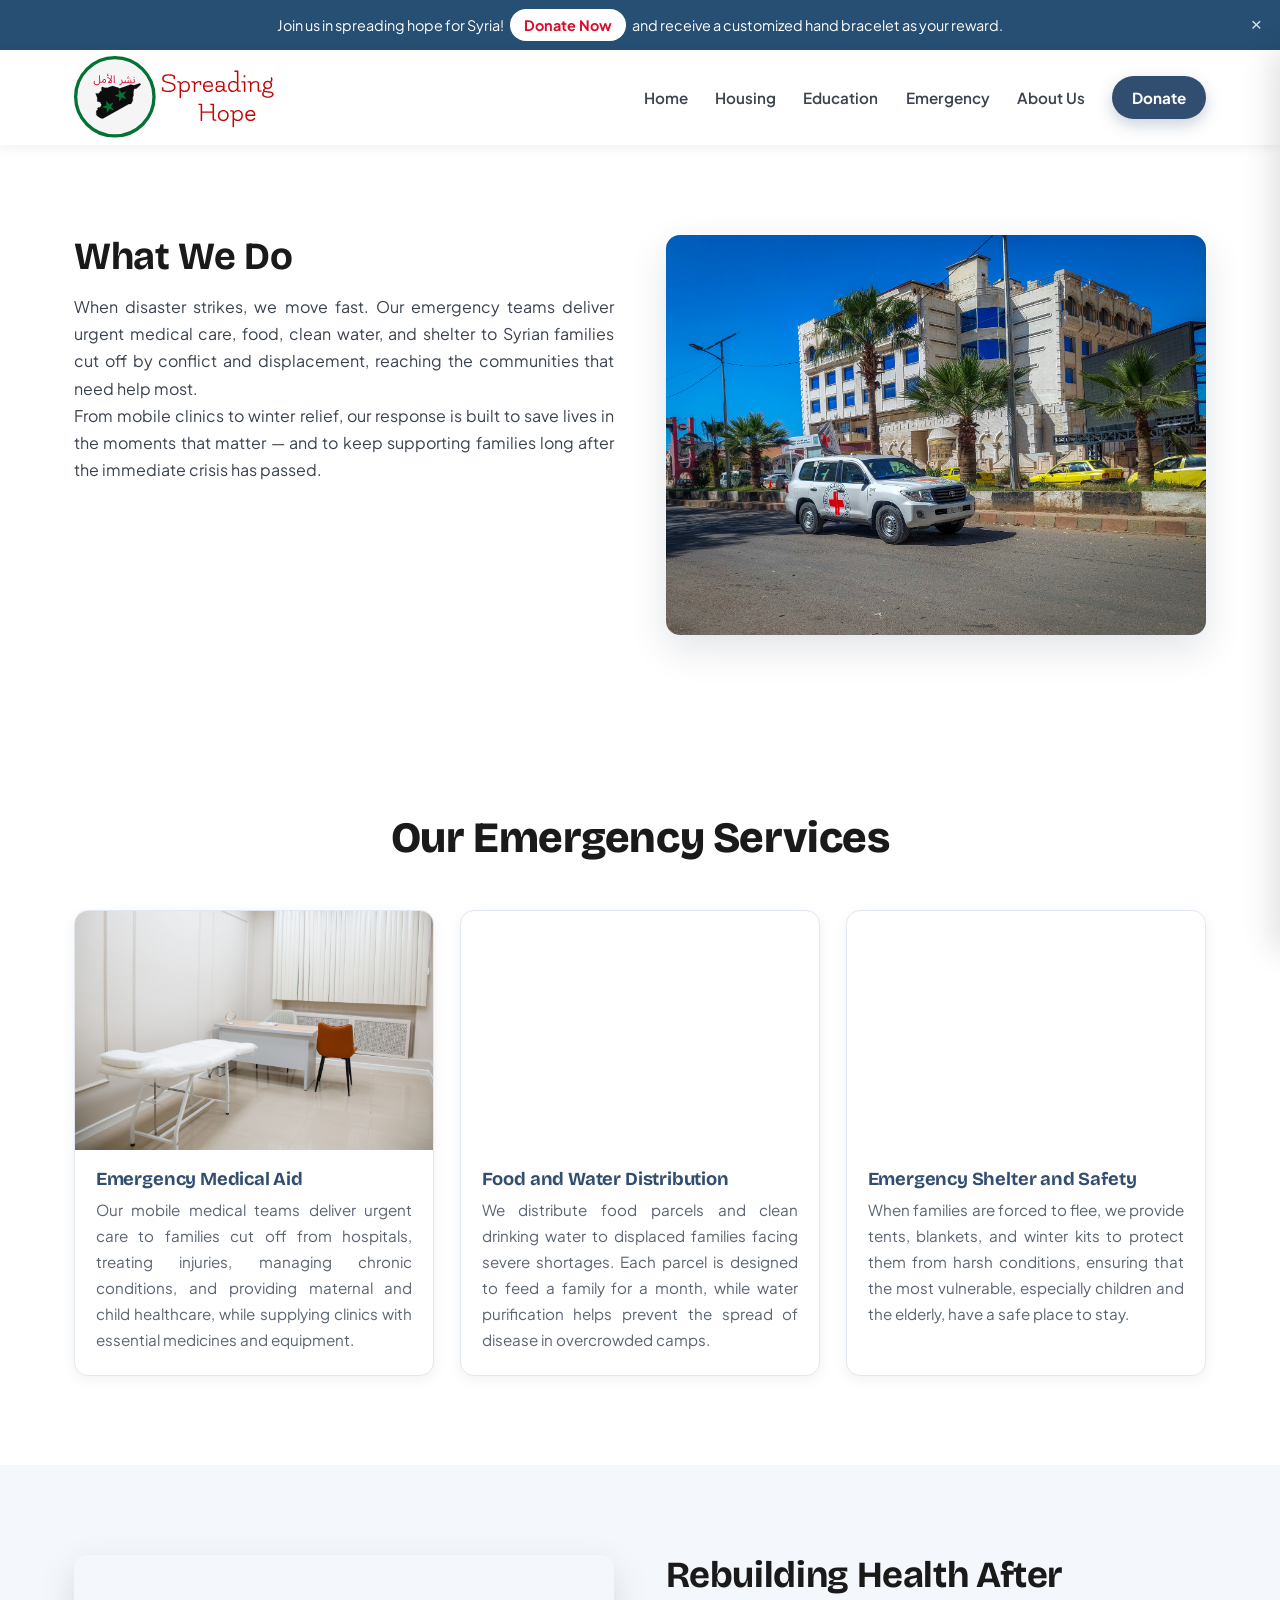
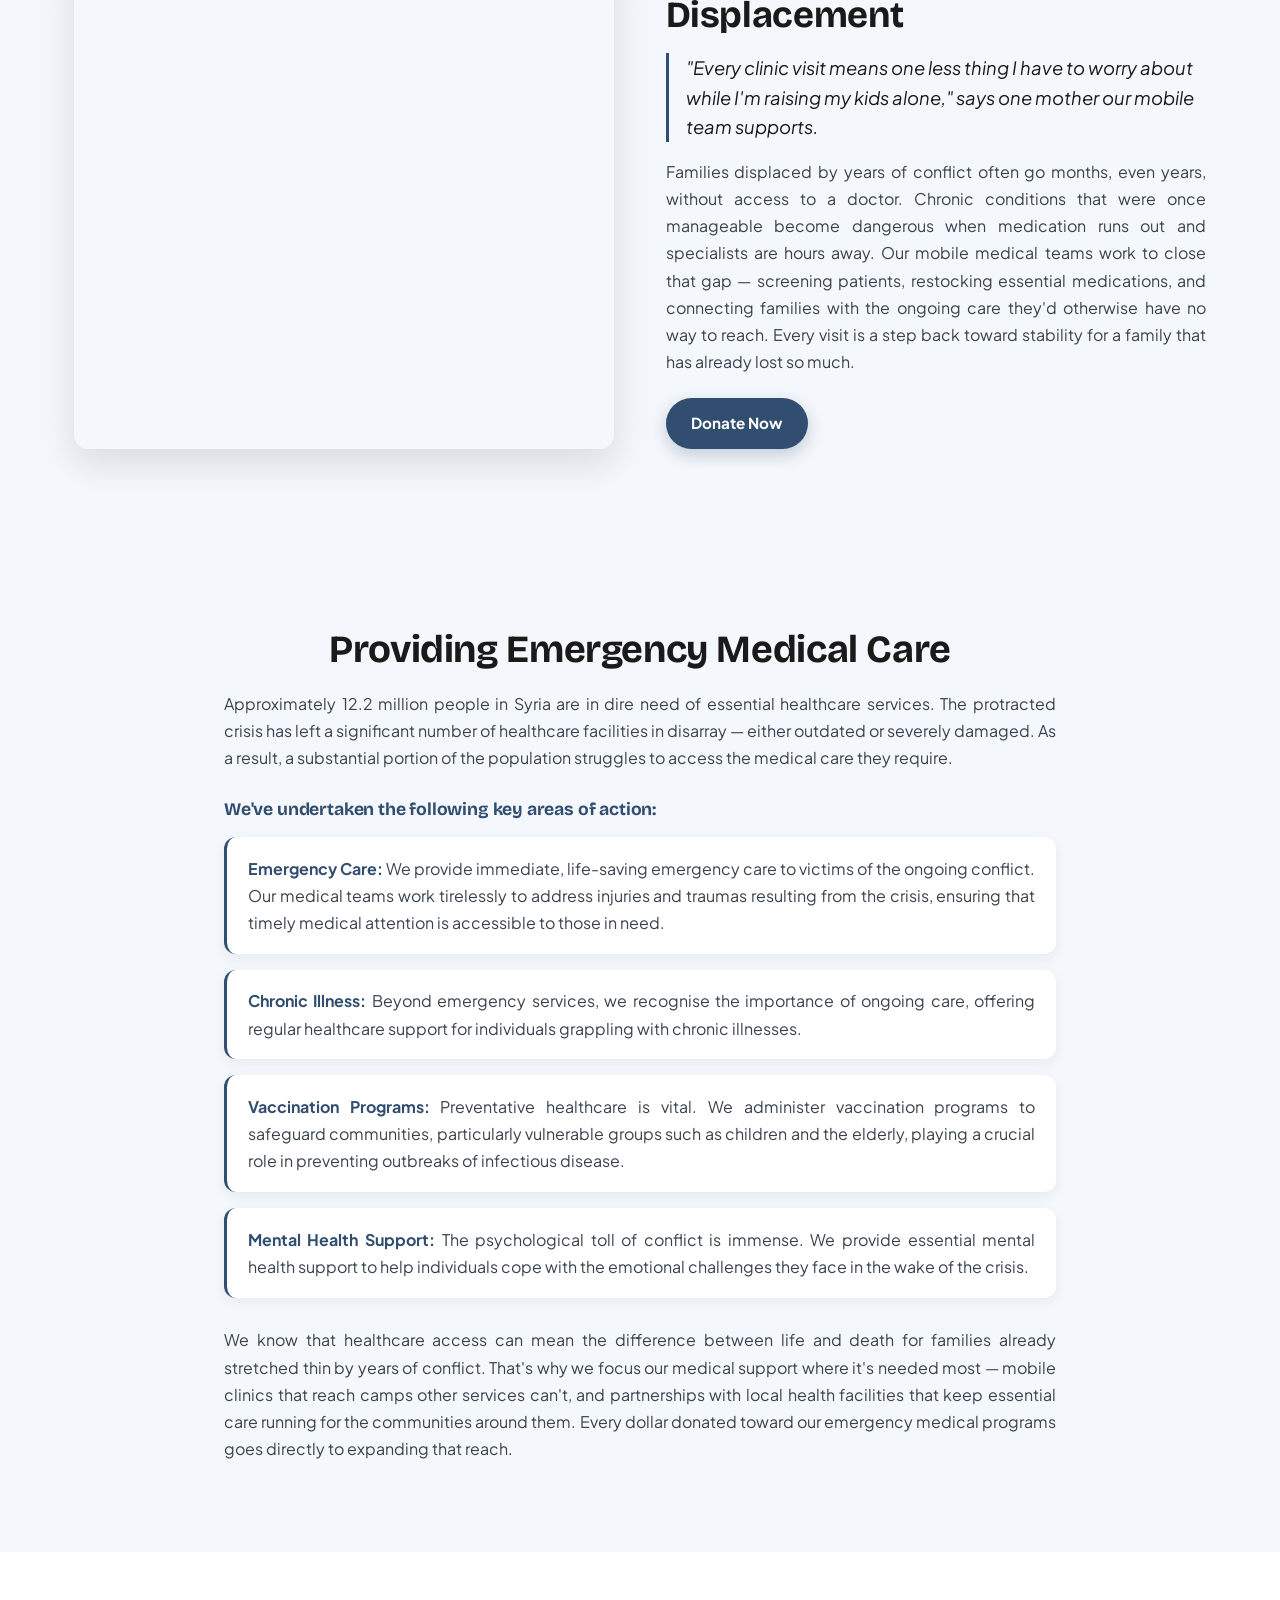
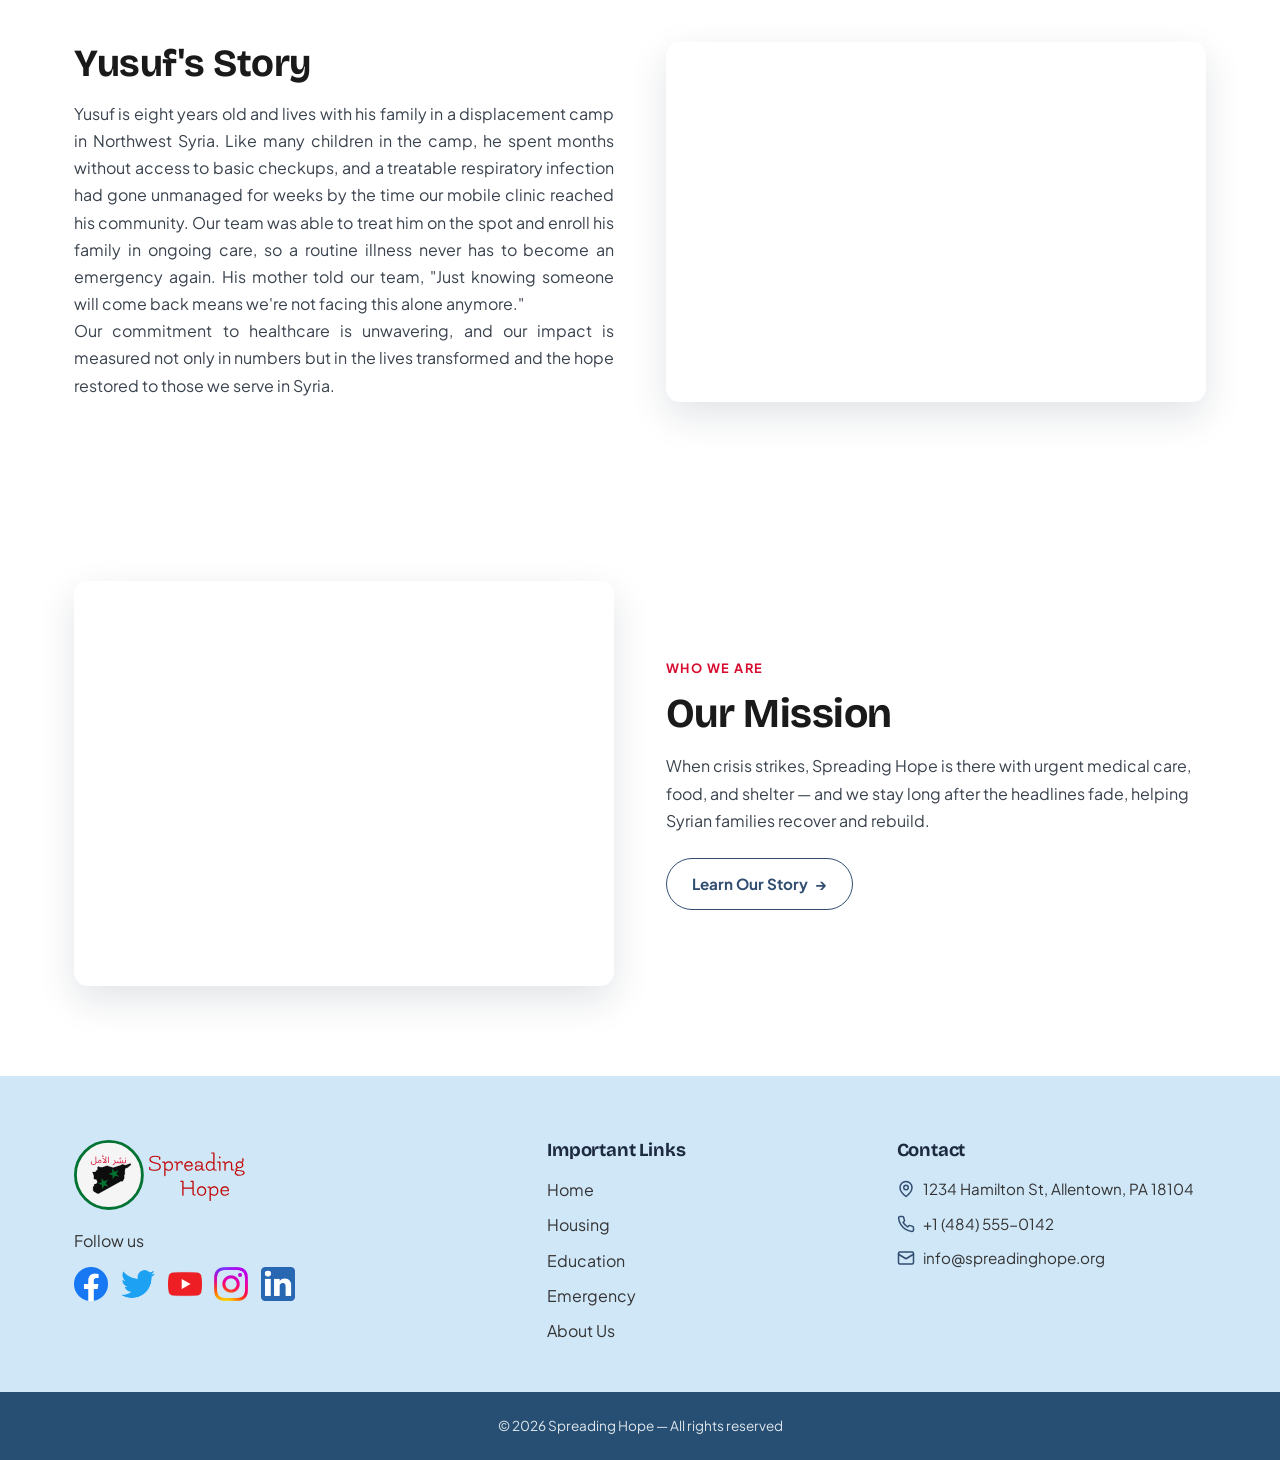
<file: emergency.html>
<!DOCTYPE html>
<html lang="en">

<head>
  <meta charset="UTF-8">
  <meta name="viewport" content="width=device-width, initial-scale=1.0">
  <title>Emergency Relief — Spreading Hope for Syria</title>
  <meta name="description" content="Provide urgent medical aid, food, clean water, and emergency shelter to Syrians in crisis.">
  <link rel="icon" type="image/svg+xml" href="images/logo.svg">
  <meta property="og:type" content="website">
  <meta property="og:title" content="Emergency Relief — Spreading Hope for Syria">
  <meta property="og:description" content="Provide urgent medical aid, food, clean water, and emergency shelter to Syrians in crisis.">
  <meta property="og:image" content="images/emergency.jpeg">
  <meta name="twitter:card" content="summary_large_image">
  <link rel="preconnect" href="https://fonts.googleapis.com">
  <link rel="preconnect" href="https://fonts.gstatic.com" crossorigin>
  <link href="https://fonts.googleapis.com/css2?family=Bricolage+Grotesque:opsz,wght@12..96,500;12..96,600;12..96,700;12..96,800&family=Plus+Jakarta+Sans:wght@400;500;600;700&display=swap" rel="stylesheet">
  <link rel="stylesheet" href="css/style.css">
</head>

<body>
  <!-- Top announcement bar -->
  <div class="top-container" id="topBar">
    <div class="top-bar-inner">
      <p class="top-message">Join us in spreading hope for Syria! <a href="donation.html" class="learn-more">Donate Now</a> and receive a customized hand bracelet as your reward.</p>
      <button class="top-close" onclick="closeTopBar()" aria-label="Dismiss announcement">&times;</button>
    </div>
  </div>

  <header>
    <nav>
      <div class="logo">
        <img src="images/logo.svg" alt="Spreading Hope logo" width="120" height="120">
      </div>

      <ul class="sidebar" id="sidebar">
        <li onclick="hideSidebar()">
          <a href="#" aria-label="Close menu">
            <svg xmlns="http://www.w3.org/2000/svg" height="24px" viewBox="0 -960 960 960" width="24px" fill="currentColor"><path d="m256-200-56-56 224-224-224-224 56-56 224 224 224-224 56 56-224 224 224 224-56 56-224-224-224 224Z"/></svg>
          </a>
        </li>
        <li><a href="index.html">Home</a></li>
        <li><a href="housing.html">Housing</a></li>
        <li><a href="education.html">Education</a></li>
        <li><a href="emergency.html">Emergency</a></li>
        <li><a href="about-us.html">About Us</a></li>
        <li><a href="donation.html" class="cta-button">Donate Now</a></li>
      </ul>

      <ul>
        <li class="hideOnMobile"><a href="index.html">Home</a></li>
        <li class="hideOnMobile"><a href="housing.html">Housing</a></li>
        <li class="hideOnMobile"><a href="education.html">Education</a></li>
        <li class="hideOnMobile"><a href="emergency.html">Emergency</a></li>
        <li class="hideOnMobile"><a href="about-us.html">About Us</a></li>
        <li class="hideOnMobile"><a href="donation.html" class="cta-button">Donate</a></li>
        <li class="menubutton" onclick="showSidebar()">
          <a href="#" aria-label="Open menu">
            <svg xmlns="http://www.w3.org/2000/svg" height="24px" viewBox="0 -960 960 960" width="24px" fill="currentColor"><path d="M120-240v-80h720v80H120Zm0-200v-80h720v80H120Zm0-200v-80h720v80H120Z"/></svg>
          </a>
        </li>
      </ul>
    </nav>
  </header>

  <!-- What we do -->
  <section class="what-we-do section">
    <div class="cont_housing">
      <div class="text-content">
        <h2>What We Do</h2>
        <p>
          When disaster strikes, we move fast. Our emergency teams deliver urgent medical care, food, clean water, and shelter to Syrian families cut off by conflict and displacement, reaching the communities that need help most.
        </p>
        <p>
          From mobile clinics to winter relief, our response is built to save lives in the moments that matter — and to keep supporting families long after the immediate crisis has passed.
        </p>
      </div>
      <div class="image-content">
        <img src="images/ambulance.jpg" alt="A child affected by the crisis in Syria" loading="lazy" decoding="async">
      </div>
    </div>
  </section>

  <!-- Emergency services -->
  <section id="services-container">
    <h1 class="h-primary center">Our Emergency Services</h1>
    <div class="services">
      <div class="box">
        <img src="images/emergency.jpg" alt="A mobile medical team treating patients" loading="lazy" decoding="async">
        <h2 class="h-secondary">Emergency Medical Aid</h2>
        <p>Our mobile medical teams deliver urgent care to families cut off from hospitals, treating injuries, managing chronic conditions, and providing maternal and child healthcare, while supplying clinics with essential medicines and equipment.</p>
      </div>
      <div class="box">
        <img src="images/food.jpg" alt="Volunteers distributing food and water" loading="lazy" decoding="async">
        <h2 class="h-secondary">Food and Water Distribution</h2>
        <p>We distribute food parcels and clean drinking water to displaced families facing severe shortages. Each parcel is designed to feed a family for a month, while water purification helps prevent the spread of disease in overcrowded camps.</p>
      </div>
      <div class="box">
        <img src="images/shelter.jpg" alt="Emergency shelter set up for displaced families" loading="lazy" decoding="async">
        <h2 class="h-secondary">Emergency Shelter and Safety</h2>
        <p>When families are forced to flee, we provide tents, blankets, and winter kits to protect them from harsh conditions, ensuring that the most vulnerable, especially children and the elderly, have a safe place to stay.</p>
      </div>
    </div>
  </section>

  <!-- Layla's story -->
  <section id="story-section">
    <div class="story-content">
      <div class="story-image">
        <img src="images/mom.jpg" alt="A family receiving urgent medical care" loading="lazy" decoding="async">
      </div>
      <div class="story-text">
       <h2>Rebuilding Health After Displacement</h2>
           <p>"Every clinic visit means one less thing I have to worry about while I'm raising my kids alone," says one mother our mobile team supports.</p>
    <p>
  Families displaced by years of conflict often go months, even years, without access to a doctor. Chronic conditions that were once manageable become dangerous when medication runs out and specialists are hours away. Our mobile medical teams work to close that gap — screening patients, restocking essential medications, and connecting families with the ongoing care they'd otherwise have no way to reach. Every visit is a step back toward stability for a family that has already lost so much.
</p>
        <a href="donation.html" class="cta-button">Donate Now</a>
      </div>
    </div>
  </section>

  <!-- Emergency medical care -->
  <section id="emergency-care">
    <div class="content-wrapper">
      <h2 class="section-title">Providing Emergency Medical Care</h2>
      <p class="intro-text">
        Approximately 12.2 million people in Syria are in dire need of essential healthcare services. The protracted crisis has left a significant number of healthcare facilities in disarray — either outdated or severely damaged. As a result, a substantial portion of the population struggles to access the medical care they require.
      </p>
      <h3 class="subheading">We've undertaken the following key areas of action:</h3>
      <ul class="action-list">
        <li><strong>Emergency Care:</strong> We provide immediate, life-saving emergency care to victims of the ongoing conflict. Our medical teams work tirelessly to address injuries and traumas resulting from the crisis, ensuring that timely medical attention is accessible to those in need.</li>
        <li><strong>Chronic Illness:</strong> Beyond emergency services, we recognise the importance of ongoing care, offering regular healthcare support for individuals grappling with chronic illnesses.</li>
        <li><strong>Vaccination Programs:</strong> Preventative healthcare is vital. We administer vaccination programs to safeguard communities, particularly vulnerable groups such as children and the elderly, playing a crucial role in preventing outbreaks of infectious disease.</li>
        <li><strong>Mental Health Support:</strong> The psychological toll of conflict is immense. We provide essential mental health support to help individuals cope with the emotional challenges they face in the wake of the crisis.</li>
      </ul>
      <p class="closing-text">
  We know that healthcare access can mean the difference between life and death for families already stretched thin by years of conflict. That's why we focus our medical support where it's needed most — mobile clinics that reach camps other services can't, and partnerships with local health facilities that keep essential care running for the communities around them. Every dollar donated toward our emergency medical programs goes directly to expanding that reach.
</p>
    </div>
  </section>

  <!-- Yusuf's story -->
  <section class="what-we-do section">
    <div class="cont_housing">
      <div class="text-content">
        <h2>Yusuf's Story</h2>
          <p>
              Yusuf is eight years old and lives with his family in a displacement camp in Northwest Syria. Like many children in the camp, he spent months without access to basic checkups, and a treatable respiratory infection had gone unmanaged for weeks by the time our mobile clinic reached his community. Our team was able to treat him on the spot and enroll his family in ongoing care, so a routine illness never has to become an emergency again. His mother told our team, "Just knowing someone will come back means we're not facing this alone anymore."
              </p>
          <p>
             Our commitment to healthcare is unwavering, and our impact is measured not only in numbers but in the lives transformed and the hope restored to those we serve in Syria.
            </p>
      </div>
      <div class="image-content">
        <img src="images/yusuf.jpg" alt="Relief supplies being delivered to a camp" loading="lazy" decoding="async">
      </div>
    </div>
  </section>

    <!-- Mission teaser -->
  <section class="mission-teaser">
    <div class="teaser-image">
      <img src="images/emergency-mission.jpg" alt="An aid worker distributing food to children" loading="lazy" decoding="async">
    </div>
    <div class="teaser-text">
      <p class="eyebrow">Who we are</p>
      <h2>Our Mission</h2>
      <p>When crisis strikes, Spreading Hope is there with urgent medical care, food, and shelter — and we stay long after the headlines fade, helping Syrian families recover and rebuild.</p>
      <a class="learn-story-btn" href="about-us.html">Learn Our Story</a>
    </div>
  </section>

  <!-- Footer -->
  <footer>
    <div class="footer">
      <div class="footer-section">
        <div class="logo">
          <img src="images/logo.svg" alt="Spreading Hope logo" width="120" height="120" style="margin-bottom: 15px;">
        </div>
        
        <p>Follow us</p>
        <div class="social-icons">
          <a href="#" aria-label="Facebook"><img src="images/facebook logo_icon.png" alt="" width="32" height="32" loading="lazy"></a>
          <a href="#" aria-label="X (Twitter)"><img src="images/twitter logo_icon.png" alt="" width="32" height="32" loading="lazy"></a>
          <a href="#" aria-label="YouTube"><img src="images/youtube logo_icon.png" alt="" width="32" height="32" loading="lazy"></a>
          <a href="#" aria-label="Instagram"><img src="images/instagram logo_icon.png" alt="" width="32" height="32" loading="lazy"></a>
          <a href="#" aria-label="LinkedIn"><img src="images/linkedin logo_icon.png" alt="" width="32" height="32" loading="lazy"></a>
        </div>
      </div>

      <div class="footer-section">
        <h3>Important Links</h3>
        <ul>
          <li><a href="index.html">Home</a></li>
          <li><a href="housing.html">Housing</a></li>
          <li><a href="education.html">Education</a></li>
          <li><a href="emergency.html">Emergency</a></li>
          <li><a href="about-us.html">About Us</a></li>
        </ul>
      </div>

      <div class="footer-section">
        <h3>Contact</h3>
        <div class="contact-info">
          <p><svg viewBox="0 0 24 24" fill="none" stroke="currentColor" stroke-width="2" stroke-linecap="round" stroke-linejoin="round"><path d="M20 10c0 6-8 12-8 12s-8-6-8-12a8 8 0 0 1 16 0z"/><circle cx="12" cy="10" r="3"/></svg>1234 Hamilton St, Allentown, PA 18104</p>
          <p><svg viewBox="0 0 24 24" fill="none" stroke="currentColor" stroke-width="2" stroke-linecap="round" stroke-linejoin="round"><path d="M22 16.92v3a2 2 0 0 1-2.18 2 19.79 19.79 0 0 1-8.63-3.07 19.5 19.5 0 0 1-6-6 19.79 19.79 0 0 1-3.07-8.67A2 2 0 0 1 4.11 2h3a2 2 0 0 1 2 1.72c.13.96.36 1.9.7 2.81a2 2 0 0 1-.45 2.11L8.09 9.91a16 16 0 0 0 6 6l1.27-1.27a2 2 0 0 1 2.11-.45c.91.34 1.85.57 2.81.7A2 2 0 0 1 22 16.92z"/></svg>+1 (484) 555-0142</p>
          <p><svg viewBox="0 0 24 24" fill="none" stroke="currentColor" stroke-width="2" stroke-linecap="round" stroke-linejoin="round"><rect x="2" y="4" width="20" height="16" rx="2"/><path d="m22 7-10 6L2 7"/></svg>info@spreadinghope.org</p>
        </div>
      </div>
    </div>

    <div class="footer-bottom">
      &copy; 2026 Spreading Hope — All rights reserved
    </div>
  </footer>

  <script src="js/script.js"></script>
</body>

</html>
</file>
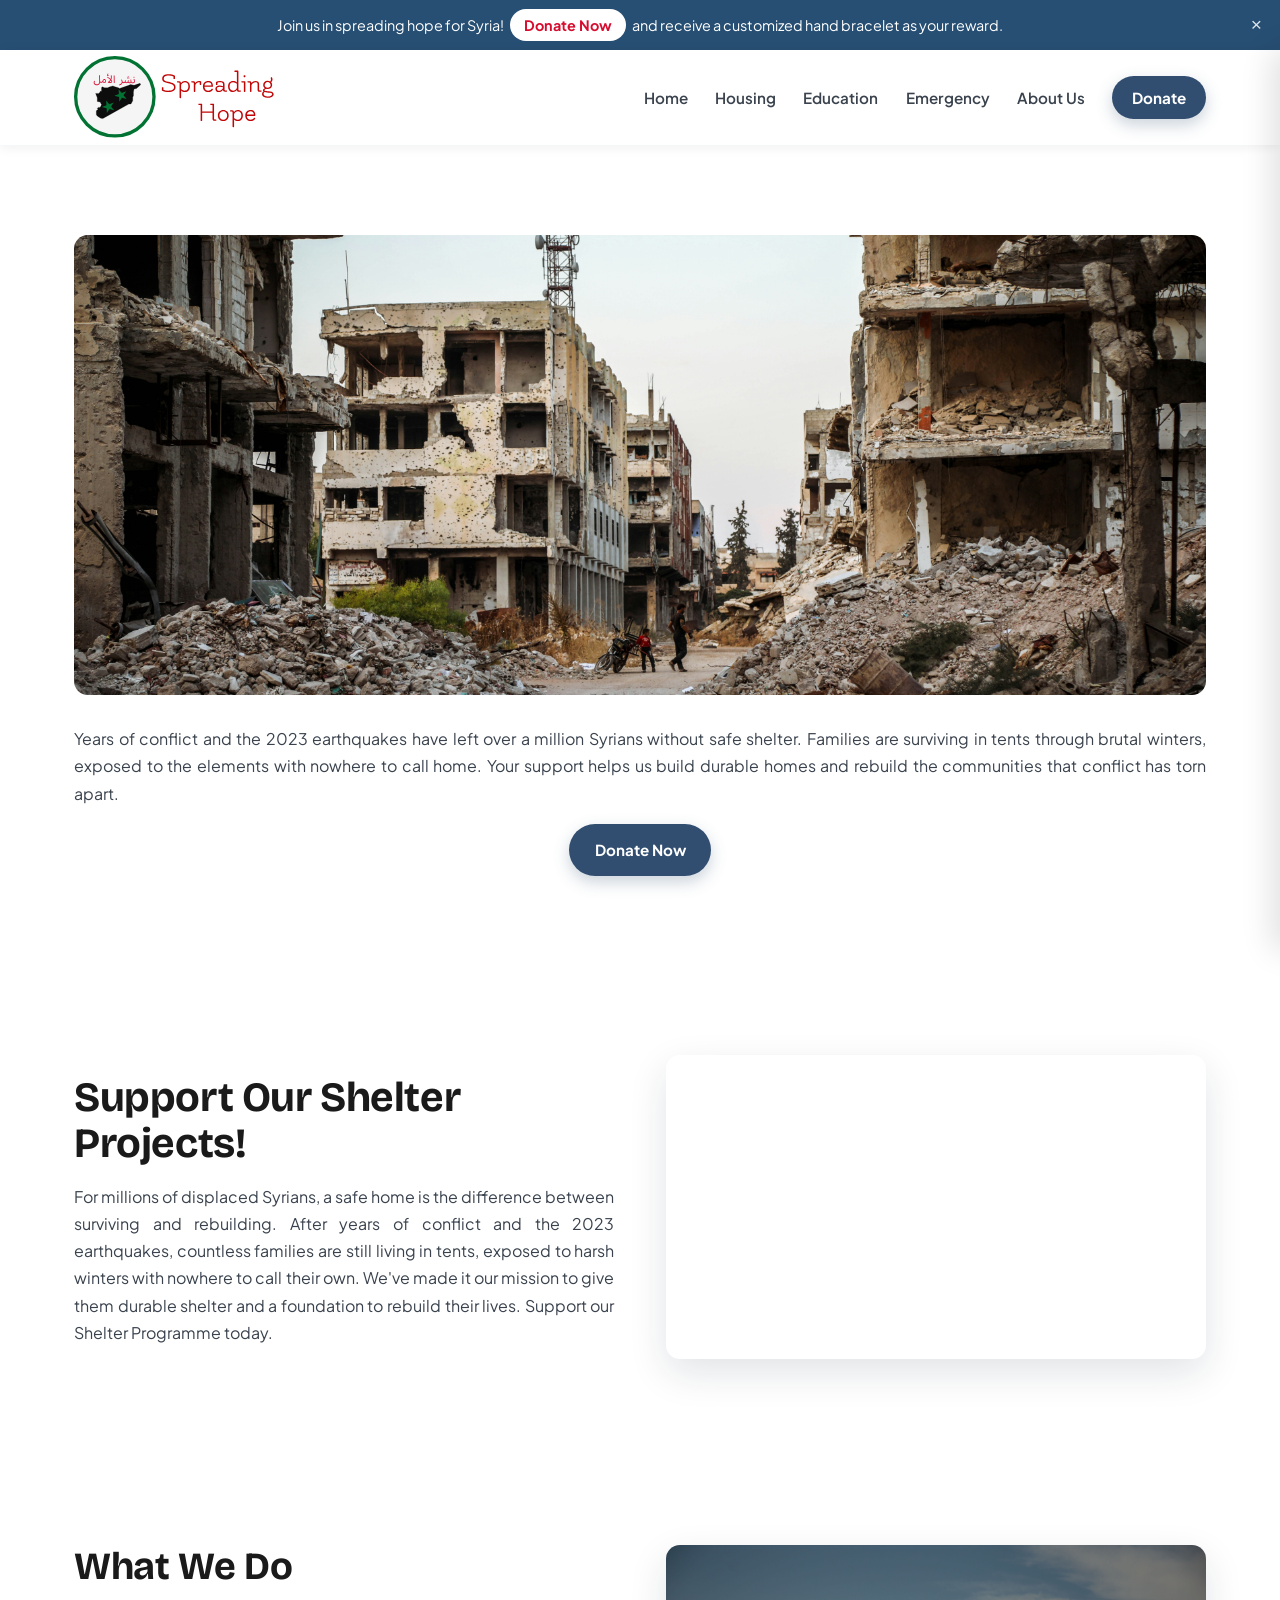
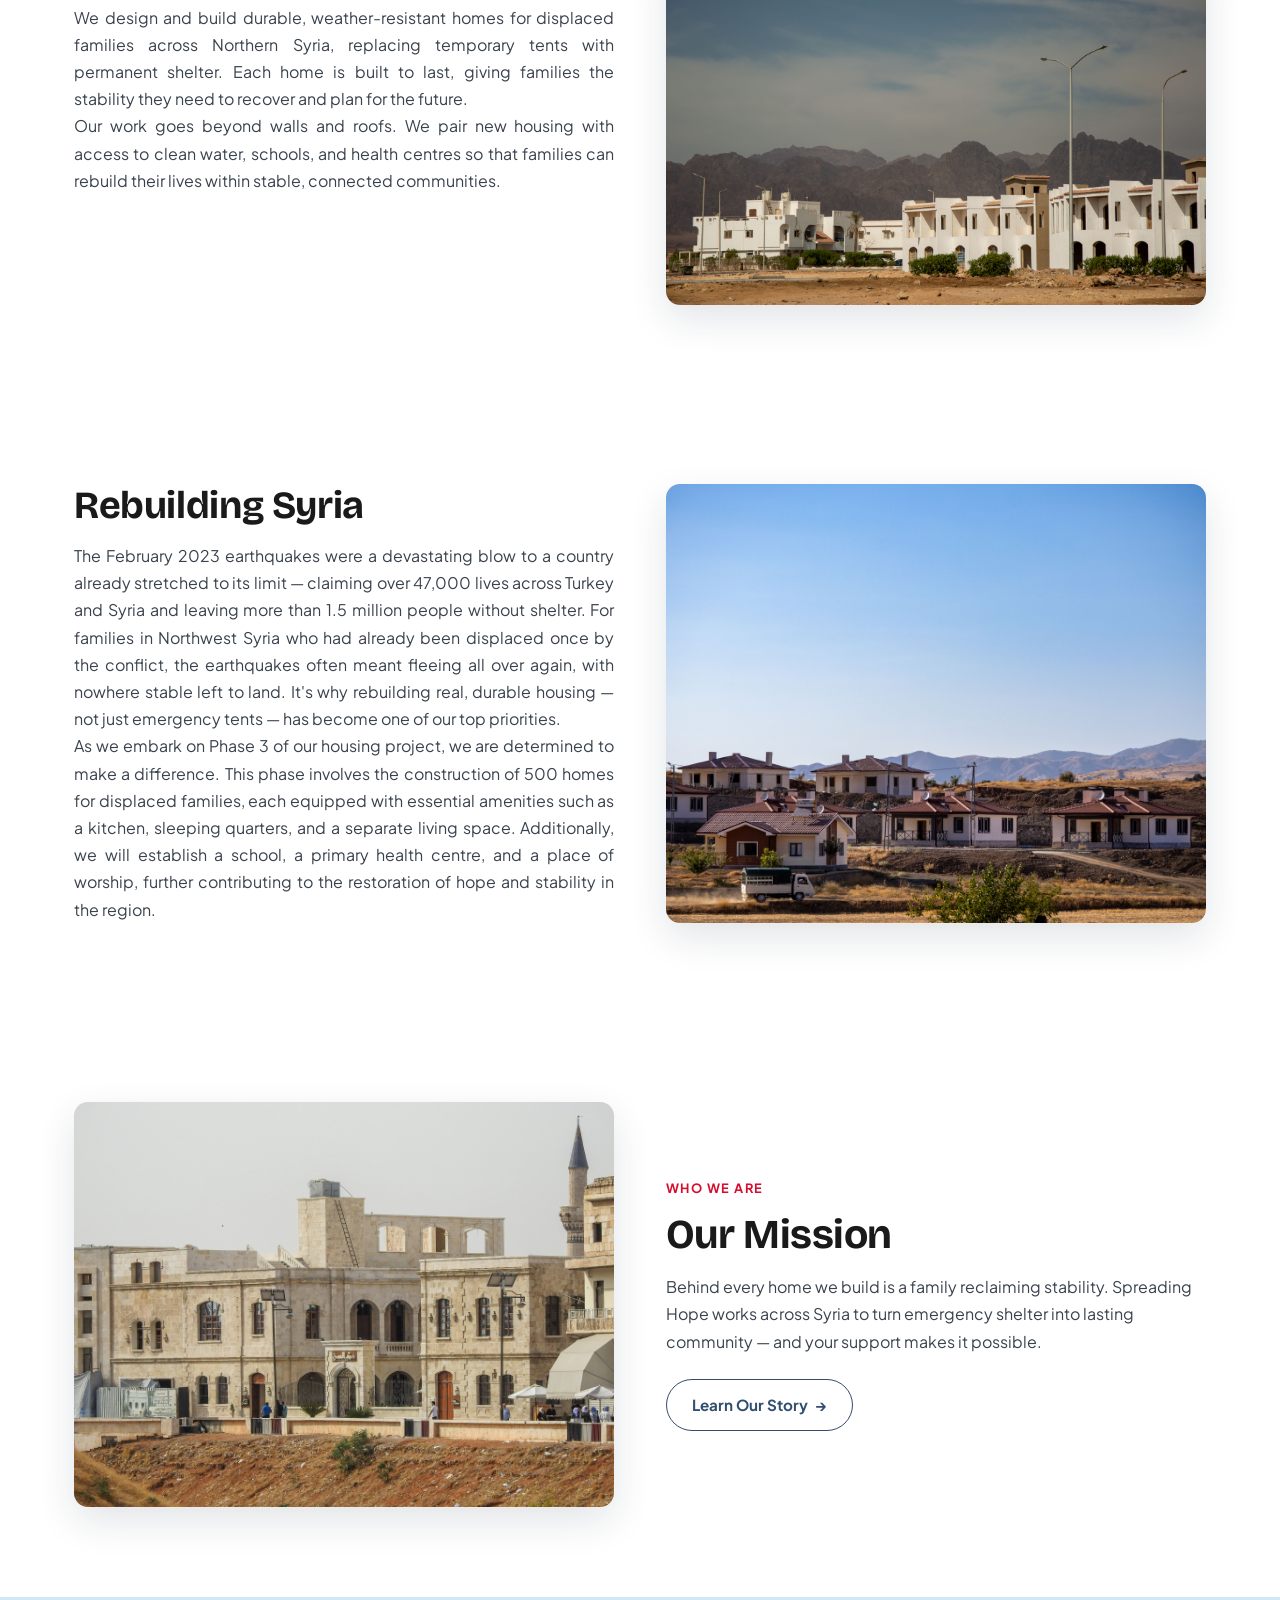
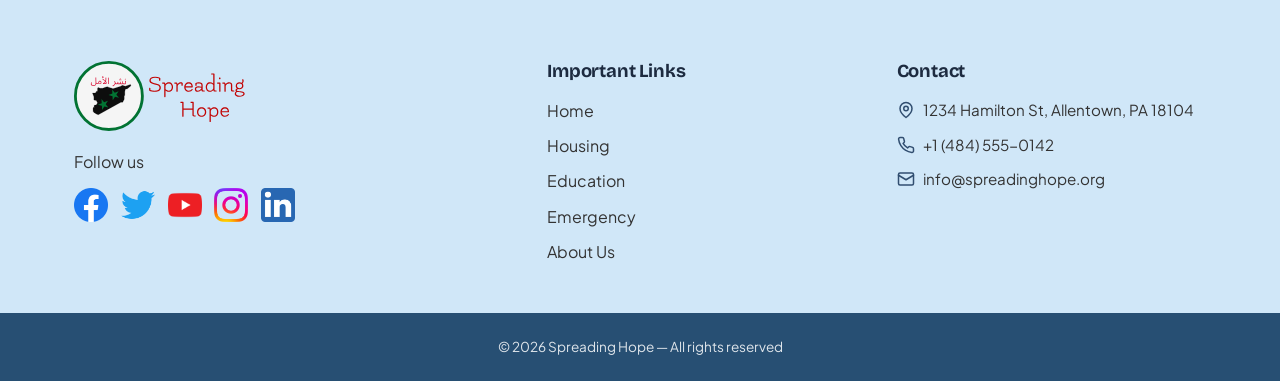
<file: housing.html>
<!DOCTYPE html>
<html lang="en">

<head>
  <meta charset="UTF-8">
  <meta name="viewport" content="width=device-width, initial-scale=1.0">
  <title>Housing Initiatives — Spreading Hope for Syria</title>
  <meta name="description" content="Help rebuild safe, durable homes for displaced Syrian families affected by conflict and the 2023 earthquakes.">
  <link rel="icon" type="image/svg+xml" href="images/logo.svg">
  <meta property="og:type" content="website">
  <meta property="og:title" content="Housing Initiatives — Spreading Hope for Syria">
  <meta property="og:description" content="Help rebuild safe, durable homes for displaced Syrian families affected by conflict and the 2023 earthquakes.">
  <meta property="og:image" content="images/housing7.jpg">
  <meta name="twitter:card" content="summary_large_image">
  <link rel="preconnect" href="https://fonts.googleapis.com">
  <link rel="preconnect" href="https://fonts.gstatic.com" crossorigin>
  <link href="https://fonts.googleapis.com/css2?family=Bricolage+Grotesque:opsz,wght@12..96,500;12..96,600;12..96,700;12..96,800&family=Plus+Jakarta+Sans:wght@400;500;600;700&display=swap" rel="stylesheet">
  <link rel="stylesheet" href="css/style.css">
</head>

<body>
  <!-- Top announcement bar -->
  <div class="top-container" id="topBar">
    <div class="top-bar-inner">
      <p class="top-message">Join us in spreading hope for Syria! <a href="donation.html" class="learn-more">Donate Now</a> and receive a customized hand bracelet as your reward.</p>
      <button class="top-close" onclick="closeTopBar()" aria-label="Dismiss announcement">&times;</button>
    </div>
  </div>

  <header>
    <nav>
      <div class="logo">
        <img src="images/logo.svg" alt="Spreading Hope logo" width="120" height="120">
      </div>

      <ul class="sidebar" id="sidebar">
        <li onclick="hideSidebar()">
          <a href="#" aria-label="Close menu">
            <svg xmlns="http://www.w3.org/2000/svg" height="24px" viewBox="0 -960 960 960" width="24px" fill="currentColor"><path d="m256-200-56-56 224-224-224-224 56-56 224 224 224-224 56 56-224 224 224 224-56 56-224-224-224 224Z"/></svg>
          </a>
        </li>
        <li><a href="index.html">Home</a></li>
        <li><a href="housing.html">Housing</a></li>
        <li><a href="education.html">Education</a></li>
        <li><a href="emergency.html">Emergency</a></li>
        <li><a href="about-us.html">About Us</a></li>
        <li><a href="donation.html" class="cta-button">Donate Now</a></li>
      </ul>

      <ul>
        <li class="hideOnMobile"><a href="index.html">Home</a></li>
        <li class="hideOnMobile"><a href="housing.html">Housing</a></li>
        <li class="hideOnMobile"><a href="education.html">Education</a></li>
        <li class="hideOnMobile"><a href="emergency.html">Emergency</a></li>
        <li class="hideOnMobile"><a href="about-us.html">About Us</a></li>
        <li class="hideOnMobile"><a href="donation.html" class="cta-button">Donate</a></li>
        <li class="menubutton" onclick="showSidebar()">
          <a href="#" aria-label="Open menu">
            <svg xmlns="http://www.w3.org/2000/svg" height="24px" viewBox="0 -960 960 960" width="24px" fill="currentColor"><path d="M120-240v-80h720v80H120Zm0-200v-80h720v80H120Zm0-200v-80h720v80H120Z"/></svg>
          </a>
        </li>
      </ul>
    </nav>
  </header>

  <!-- Intro / winter appeal -->
  <section id="home" class="section">
    <img id="home_img" src="images/house1.jpg" alt="Tents in a Syrian displacement camp during winter" loading="lazy" decoding="async">
    <p>Years of conflict and the 2023 earthquakes have left over a million Syrians without safe shelter. Families are surviving in tents through brutal winters, exposed to the elements with nowhere to call home.
    Your support helps us build durable homes and rebuild the communities that conflict has torn apart.</p>
    <a href="donation.html" class="cta-button">Donate Now</a>
  </section>

  <!-- Shelter projects + video -->
  <section class="hero section">
    <div class="cont_housing">
      <div class="text-content">
        <h1>Support Our Shelter Projects!</h1>
        <p>
          For millions of displaced Syrians, a safe home is the difference between surviving and rebuilding. After years of conflict and the 2023 earthquakes, countless families are still living in tents, exposed to harsh winters with nowhere to call their own. We've made it our mission to give them durable shelter and a foundation to rebuild their lives. Support our Shelter Programme today.
        </p>
      </div>
      <div class="video-content">
        <iframe width="560" height="315" src="https://www.youtube.com/embed/yq2mucH_RVo?si=wVEBTFkHe8PjttEA" title="YouTube video player" frameborder="0" allow="accelerometer; autoplay; clipboard-write; encrypted-media; gyroscope; picture-in-picture; web-share" referrerpolicy="strict-origin-when-cross-origin" allowfullscreen></iframe>
      </div>
    </div>
  </section>

  <!-- What we do -->
  <section class="what-we-do section">
    <div class="cont_housing">
      <div class="text-content">
        <h2>What We Do</h2>
        <p>
          We design and build durable, weather-resistant homes for displaced families across Northern Syria, replacing temporary tents with permanent shelter. Each home is built to last, giving families the stability they need to recover and plan for the future.
        </p>
        <p>
          Our work goes beyond walls and roofs. We pair new housing with access to clean water, schools, and health centres so that families can rebuild their lives within stable, connected communities.
        </p>
      </div>
      <div class="image-content">
        <img src="images/house3.jpg" alt="A newly constructed home for a displaced family" loading="lazy" decoding="async">
      </div>
    </div>
  </section>

  <!-- Fatima's story --
  <section id="story-section">
    <div class="story-content">
      <div class="story-image">
        <img src="images/house3.jpg" alt="A mother outside her family's new home" loading="lazy" decoding="async">
      </div>
      <div class="story-text">
       <h2>Fatima's Story</h2>
      <p>
       "We spent three winters in a tent that never really kept the cold out. When we moved into our new home, my youngest asked why it was so quiet at night — she'd never slept somewhere that didn't shake in the wind. That's when it hit me how much we'd been living without."
      </p>
      <p> 
         Fatima's family is one of many still waiting for stability to feel permanent. With additional funding, we can build more homes, connect them to clean water and electricity, and grow the shared spaces that turn a row of houses into a real community. Every contribution helps another family stop surviving and start rebuilding.
      </p>
        <a href="donation.html" class="cta-button">Donate Now</a>
      </div>
    </div>
  </section>

  < !-- Rebuilding Syria -->
  <section class="what-we-do section">
    <div class="cont_housing">
      <div class="text-content">
        <h2>Rebuilding Syria</h2>
       <p>
          The February 2023 earthquakes were a devastating blow to a country already stretched to its limit — claiming over 47,000 lives across Turkey and Syria and leaving more than 1.5 million people without shelter. For families in Northwest Syria who had already been displaced once by the conflict, the earthquakes often meant fleeing all over again, with nowhere stable left to land. It's why rebuilding real, durable housing — not just emergency tents — has become one of our top priorities.
            </p>
        <p>
          As we embark on Phase 3 of our housing project, we are determined to make a difference. This phase involves the construction of 500 homes for displaced families, each equipped with essential amenities such as a kitchen, sleeping quarters, and a separate living space. Additionally, we will establish a school, a primary health centre, and a place of worship, further contributing to the restoration of hope and stability in the region.
        </p>
      </div>
      <div class="image-content">
        <img src="images/house4.jpg" alt="Construction of homes in a rebuilt Syrian community" loading="lazy" decoding="async">
      </div>
    </div>
  </section>

    <!-- Mission teaser -->
  <section class="mission-teaser">
    <div class="teaser-image">
      <img src="images/house2.jpg" alt="A displaced Syrian family" loading="lazy" decoding="async">
    </div>
    <div class="teaser-text">
      <p class="eyebrow">Who we are</p>
      <h2>Our Mission</h2>
      <p>Behind every home we build is a family reclaiming stability. Spreading Hope works across Syria to turn emergency shelter into lasting community — and your support makes it possible.</p>
      <a class="learn-story-btn" href="about-us.html">Learn Our Story</a>
    </div>
  </section>

  <!-- Footer -->
  <footer>
    <div class="footer">
      <div class="footer-section">
        <div class="logo">
          <img src="images/logo.svg" alt="Spreading Hope logo" width="120" height="120" style="margin-bottom: 15px;">
        </div>
        
        <p>Follow us</p>
        <div class="social-icons">
          <a href="#" aria-label="Facebook"><img src="images/facebook logo_icon.png" alt="" width="32" height="32" loading="lazy"></a>
          <a href="#" aria-label="X (Twitter)"><img src="images/twitter logo_icon.png" alt="" width="32" height="32" loading="lazy"></a>
          <a href="#" aria-label="YouTube"><img src="images/youtube logo_icon.png" alt="" width="32" height="32" loading="lazy"></a>
          <a href="#" aria-label="Instagram"><img src="images/instagram logo_icon.png" alt="" width="32" height="32" loading="lazy"></a>
          <a href="#" aria-label="LinkedIn"><img src="images/linkedin logo_icon.png" alt="" width="32" height="32" loading="lazy"></a>
        </div>
      </div>

      <div class="footer-section">
        <h3>Important Links</h3>
        <ul>
          <li><a href="index.html">Home</a></li>
          <li><a href="housing.html">Housing</a></li>
          <li><a href="education.html">Education</a></li>
          <li><a href="emergency.html">Emergency</a></li>
          <li><a href="about-us.html">About Us</a></li>
        </ul>
      </div>

      <div class="footer-section">
        <h3>Contact</h3>
        <div class="contact-info">
          <p><svg viewBox="0 0 24 24" fill="none" stroke="currentColor" stroke-width="2" stroke-linecap="round" stroke-linejoin="round"><path d="M20 10c0 6-8 12-8 12s-8-6-8-12a8 8 0 0 1 16 0z"/><circle cx="12" cy="10" r="3"/></svg>1234 Hamilton St, Allentown, PA 18104</p>
          <p><svg viewBox="0 0 24 24" fill="none" stroke="currentColor" stroke-width="2" stroke-linecap="round" stroke-linejoin="round"><path d="M22 16.92v3a2 2 0 0 1-2.18 2 19.79 19.79 0 0 1-8.63-3.07 19.5 19.5 0 0 1-6-6 19.79 19.79 0 0 1-3.07-8.67A2 2 0 0 1 4.11 2h3a2 2 0 0 1 2 1.72c.13.96.36 1.9.7 2.81a2 2 0 0 1-.45 2.11L8.09 9.91a16 16 0 0 0 6 6l1.27-1.27a2 2 0 0 1 2.11-.45c.91.34 1.85.57 2.81.7A2 2 0 0 1 22 16.92z"/></svg>+1 (484) 555-0142</p>
          <p><svg viewBox="0 0 24 24" fill="none" stroke="currentColor" stroke-width="2" stroke-linecap="round" stroke-linejoin="round"><rect x="2" y="4" width="20" height="16" rx="2"/><path d="m22 7-10 6L2 7"/></svg>info@spreadinghope.org</p>
        </div>
      </div>
    </div>

    <div class="footer-bottom">
      &copy; 2026 Spreading Hope — All rights reserved
    </div>
  </footer>

  <script src="js/script.js"></script>
</body>

</html>
</file>
<file: css/style.css>
:root {
      /* ===== YOUR theme colors (pulled from style.css, unchanged) ===== */
      --navy: #314e70;        /* primary buttons / CTAs */
      --navy-top: #274F73;    /* top announcement bar */
      --navy-dark: #003580;   /* primary hover */
      --blue-light: #4a90e2;  /* secondary blue */
      --accent: #d70d2f;      /* red accent */
      --green: #4CAF50;       /* projects band */
      --green-dark: #449d48;
      --yellow: #ffcc00;      /* about button */
      --yellow-dark: #ffd633;
      --footer-bg: #d0e7f8;   /* light-blue footer */
      --footer-bottom: #d1a592;

      --ink: #1a1a1a;
      --ink-soft: #39424d;
      --muted: #5a6470;
      --bg: #ffffff;
      --surface: #f4f7fb;
      --line: #e2e8f1;

      --maxw: 1180px;
      --r: 14px;
      --shadow-sm: 0 4px 14px rgba(20, 30, 50, .06);
      --shadow: 0 14px 38px rgba(20, 30, 50, .12);
      --ease: cubic-bezier(.22, .61, .36, 1);
    }

    * { box-sizing: border-box; margin: 0; padding: 0; }
    html { scroll-behavior: smooth; }

    body {
      font-family: "Plus Jakarta Sans", system-ui, -apple-system, sans-serif;
      color: var(--ink);
      background: var(--bg);
      line-height: 1.7;
      -webkit-font-smoothing: antialiased;
    }

    h1, h2, h3 {
      font-family: "Bricolage Grotesque", sans-serif;
      line-height: 1.1;
      letter-spacing: -.01em;
      color: var(--ink);
    }

    .section-title {
    text-align: center;
}

    img { display: block; max-width: 100%; }
    a { color: inherit; text-decoration: none; }

    .wrap { max-width: var(--maxw); margin-inline: auto; padding-inline: 24px; }
    .section { padding-block: clamp(3.5rem, 7vw, 6rem); }

    .eyebrow {
      font-family: "Plus Jakarta Sans", sans-serif;
      font-weight: 700;
      font-size: .8rem;
      letter-spacing: .12em;
      text-transform: uppercase;
      color: var(--accent);
      margin-bottom: .75rem;
    }

    .visually-hidden {
      position: absolute; width: 1px; height: 1px;
      padding: 0; margin: -1px; overflow: hidden;
      clip: rect(0 0 0 0); white-space: nowrap; border: 0;
    }

    /* ---------- Buttons ---------- */
    .btn-primary,
    .cta-button,
    .contact-button {
      display: inline-flex;
      align-items: center;
      gap: .5rem;
      background: var(--navy);
      color: #fff;
      font-family: "Plus Jakarta Sans", sans-serif;
      font-weight: 700;
      font-size: .95rem;
      padding: .8rem 1.6rem;
      border: none;
      border-radius: 999px;
      cursor: pointer;
      transition: transform .2s var(--ease), background .2s var(--ease), box-shadow .2s var(--ease);
      box-shadow: 0 6px 16px rgba(49, 78, 112, .25);
    }
    .btn-primary:hover,
    .cta-button:hover,
    .contact-button:hover {
      background: var(--navy-dark);
      transform: translateY(-2px);
      box-shadow: 0 10px 24px rgba(49, 78, 112, .32);
    }
    .btn-primary:active,
    .cta-button:active { transform: translateY(0); }

    /* Card "Read more" — accent text link with arrow */
    .btn {
      display: inline-flex;
      align-items: center;
      gap: .35rem;
      font-weight: 700;
      font-size: .9rem;
      color: var(--accent);
      cursor: pointer;
      transition: gap .2s var(--ease), color .2s var(--ease);
    }
    .btn::after { content: "→"; transition: transform .2s var(--ease); }
    .btn:hover { color: #a90a24; }
    .btn:hover::after { transform: translateX(4px); }

    /* ---------- Top announcement bar ---------- */
    .top-container { background: var(--navy-top); color: #fff; font-size: .9rem; position: relative; }
    .top-bar-inner {
      max-width: var(--maxw); margin-inline: auto;
      padding: .55rem 48px; display: flex; align-items: center;
      justify-content: center; gap: 1rem; text-align: center; flex-wrap: wrap;
    }
    .top-message { margin: 0; }
    .top-message .learn-more {
      display: inline-block; background: #fff; color: var(--accent);
      font-weight: 700; padding: .25rem .9rem; border-radius: 999px;
      margin-inline: .25rem; transition: transform .2s var(--ease);
    }
    .top-message .learn-more:hover { transform: translateY(-1px); }
    .top-close {
      position: absolute; right: 18px; top: 50%; transform: translateY(-50%);
      background: none; border: none; color: #fff;
      font-size: 1.2rem; line-height: 1; cursor: pointer; opacity: .85;
    }
    .top-close:hover { opacity: 1; }

    /* ---------- Header / nav ---------- */
    header {
      position: sticky; top: 0; z-index: 50;
      background: rgba(255, 255, 255, .94);
      backdrop-filter: blur(10px);
      box-shadow: 0 2px 12px rgba(20, 30, 50, .07);
    }
    nav {
      max-width: var(--maxw); margin-inline: auto;
      padding: .35rem 24px; display: flex;
      align-items: center; justify-content: space-between;
    }
    nav .logo img { height: 84px; width: auto; }
    nav > ul { list-style: none; display: flex; align-items: center; gap: 1.7rem; }
    nav > ul a { font-weight: 600; font-size: .95rem; color: var(--ink-soft); transition: color .2s; }
    nav > ul a:hover { color: var(--navy); }
    nav > ul .cta-button { color: #fff; padding: .55rem 1.25rem; }
    nav > ul .cta-button:hover { color: #fff; }

    .menubutton { display: none; cursor: pointer; }
    .menubutton svg { width: 28px; height: 28px; }

    .sidebar {
      list-style: none; position: fixed; top: 0; right: 0;
      height: 100vh; width: 260px; background: #fff;
      box-shadow: -8px 0 30px rgba(0, 0, 0, .12);
      padding: 1.5rem; display: flex; flex-direction: column; gap: .4rem;
      transform: translateX(100%); transition: transform .3s var(--ease); z-index: 100;
    }
    .sidebar.open { transform: translateX(0); }
    .sidebar li { list-style: none; }
    .sidebar a { display: block; padding: .6rem .3rem; font-weight: 600; color: var(--ink-soft); }
    .sidebar a:hover { color: var(--navy); }
    .sidebar .cta-button { color: #fff; justify-content: center; margin-top: .5rem; }
    .sidebar li:first-child { align-self: flex-end; }

    /* ---------- Hero carousel ---------- */
    .carousel { position: relative; height: clamp(440px, 70vh, 640px); overflow: hidden; }
    .carousel-slides { position: absolute; inset: 0; }
    .carousel-item { position: absolute; inset: 0; opacity: 0; transition: opacity 1.1s var(--ease); }
    .carousel-item.active { opacity: 1; }
    .carousel-item img { width: 100%; height: 100%; object-fit: cover; }
    .carousel::after {
      content: ""; position: absolute; inset: 0;
      background: linear-gradient(180deg, rgba(15, 25, 45, .25) 0%, rgba(15, 25, 45, .68) 100%);
    }
    .carousel-content {
      position: absolute; inset: 0; z-index: 2;
      display: flex; flex-direction: column; justify-content: center; align-items: flex-start;
      gap: 1.3rem; max-width: var(--maxw); margin-inline: auto; padding: 0 24px; color: #fff;
    }
    .h-primary {
      color: #fff; font-size: clamp(2.4rem, 5.5vw, 4.2rem);
      font-weight: 800; max-width: 16ch; text-shadow: 0 2px 18px rgba(0, 0, 0, .3);
    }
    .hero-sub {
      color: rgba(255, 255, 255, .94); font-size: clamp(1rem, 1.6vw, 1.25rem);
      max-width: 46ch; line-height: 1.6; text-shadow: 0 1px 10px rgba(0, 0, 0, .3);
    }

    /* ---------- Crisis + video ---------- */
    .cont_housing {
      max-width: var(--maxw); margin-inline: auto; padding-inline: 24px;
      display: grid; grid-template-columns: 1fr 1fr;
      gap: clamp(1.5rem, 4vw, 3.5rem); align-items: center;
    }
    .text-content h2 { font-size: clamp(1.6rem, 3vw, 2.4rem); margin-bottom: 1rem; }
    .text-content p { color: var(--ink-soft); text-align: justify; -webkit-hyphens: auto; hyphens: auto; }
    .video-content iframe {
      width: 100%; aspect-ratio: 16 / 9; height: auto;
      border-radius: var(--r); box-shadow: var(--shadow);
    }

    .education-hero .cont_housing {
  align-items: start;
}
    .hero .image-content img {
     width: 100%;
     aspect-ratio: 16 / 9;
     height: auto;
     object-fit: cover;
     border-radius: var(--r);
     box-shadow: var(--shadow);
   }

    /* ---------- Why donate ---------- */
    .why_donate {
      background: var(--surface);
      display: grid; grid-template-columns: 1fr 1fr;
      gap: clamp(1.5rem, 4vw, 3.5rem); align-items: stretch;
      max-width: var(--maxw); margin: clamp(3.5rem, 7vw, 6rem) auto;
      padding: clamp(2rem, 4vw, 3.5rem); border-radius: var(--r);
    }
    .why_donate .text-section h2 { font-size: clamp(1.7rem, 3vw, 2.5rem); margin-bottom: 1rem; }
    .why_donate .text-section p { color: var(--ink-soft); margin-bottom: 1rem; text-align: justify; -webkit-hyphens: auto; hyphens: auto; }
    .why_donate .image-section {
      min-height: 320px; height: 100%; border-radius: var(--r); overflow: hidden; box-shadow: var(--shadow);
    }
    .why_donate .image-section img { width: 100%; height: 100%; object-fit: cover; object-position: top center; }

  
  /* ---------- Winter appeal ---------- */
    #home {
  max-width: var(--maxw); margin-inline: auto; padding-inline: 24px;
  text-align: left; display: flex; flex-direction: column; align-items: flex-start; gap: 1.1rem;
}
#home_img {
  width: 100%;
  max-height: 460px;
  object-fit: cover;
  border-radius: var(--r);
  margin-bottom: .8rem;
}
#home p {
  
  color: var(--ink-soft);
  text-align: justify;
  -webkit-hyphens: auto; hyphens: auto;
}
#home .cta-button {
  align-self: center;
}

    

    /* ---------- Shared section heading ---------- */
    .section-head { text-align: center; max-width: 60ch; margin: 0 auto clamp(2rem, 4vw, 3rem); }
    .section-head h2 { font-size: clamp(1.8rem, 3.2vw, 2.6rem); }
    .section-head p { color: var(--muted); margin-top: .6rem; }

    /* ---------- Value cards ---------- */
    .card-container {
      max-width: var(--maxw); margin-inline: auto; padding: 0 24px;
      display: grid; grid-template-columns: repeat(4, 1fr); gap: 1.4rem;
    }
    .card {
      display: flex; flex-direction: column; background: #fff;
      border: 1px solid var(--line); border-radius: var(--r); padding: 1.8rem 1.5rem;
      transition: transform .25s var(--ease), box-shadow .25s var(--ease), border-color .25s var(--ease);
    }
    .card:hover { transform: translateY(-6px); box-shadow: var(--shadow); border-color: transparent; }
    .card img { width: 56px; height: 56px; object-fit: contain; margin-bottom: 1rem; }
    .card h3 { font-size: 1.2rem; margin-bottom: .6rem; color: var(--navy); }
    .card p { color: var(--muted); font-size: .95rem; flex-grow: 1; margin-bottom: 1.1rem; text-align: justify; -webkit-hyphens: auto; hyphens: auto; }

    /* ---------- Make a difference ---------- */
    .what-we-do .cont_housing { align-items: stretch; }
    .what-we-do .image-content { min-height: 320px; height: 100%; border-radius: var(--r); overflow: hidden; box-shadow: var(--shadow); }
    .what-we-do .image-content img { width: 100%; height: 100%; object-fit: cover; }
    .what-we-do h2 { font-size: clamp(1.7rem, 3vw, 2.5rem); margin-bottom: 1rem; }
    .what-we-do p { color: var(--ink-soft); text-align: justify; -webkit-hyphens: auto; hyphens: auto; }

    /* ---------- Projects (your green band) ---------- */
    #project-overview { background: var(--green); color: #fff; padding-block: clamp(3.5rem, 7vw, 6rem); }
    .projects-title { text-align: center; font-size: clamp(1.8rem, 3.2vw, 2.6rem); color: #fff; }
    .projects-description { text-align: center; color: rgba(255, 255, 255, .9); max-width: 58ch; margin: .6rem auto clamp(2rem, 4vw, 3rem); }
    .projects-grid {
      max-width: var(--maxw); margin-inline: auto; padding: 0 24px;
      display: grid; grid-template-columns: repeat(3, 1fr); gap: 1.6rem;
    }
    .project-card {
      display: flex; flex-direction: column; background: #fff; border-radius: var(--r);
      overflow: hidden; box-shadow: var(--shadow-sm);
      transition: transform .25s var(--ease), box-shadow .25s var(--ease);
    }
    .project-card:hover { transform: translateY(-6px); box-shadow: var(--shadow); }
    .project-image { width: 100%; aspect-ratio: 4 / 3; object-fit: cover; }
    .project-card .project-title { font-size: 1.25rem; margin: 1.2rem 1.4rem .4rem; color: var(--green-dark); }
    .project-text { color: var(--muted); font-size: .95rem; margin: 0 1.4rem 1.1rem; flex-grow: 1; }
    .project-button {
      display: inline-flex; align-items: center; gap: .4rem;
      font-weight: 700; font-size: .9rem; color: var(--green);
      padding: .6rem 1.3rem; border: 1.5px solid var(--green); border-radius: 999px;
      cursor: pointer; margin: 0 1.4rem 1.5rem; align-self: flex-start;
      transition: background .2s var(--ease), color .2s var(--ease), transform .2s var(--ease);
    }
    .project-button:hover { background: var(--green); color: #fff; transform: translateY(-2px); }

    /* ---------- Accreditations ---------- */
    #client-section { text-align: center; }
    #client-section h2 { font-size: clamp(1.5rem, 2.6vw, 2rem); margin-bottom: 2rem; }
    #client {
      max-width: var(--maxw); margin-inline: auto; padding: 0 24px;
      display: flex; flex-wrap: wrap; justify-content: center; align-items: center; gap: 2.5rem;
    }
    .client-item img {
      height: 64px; width: auto; filter: grayscale(1); opacity: .65;
      transition: filter .25s var(--ease), opacity .25s var(--ease);
    }
    .client-item img:hover { filter: grayscale(0); opacity: 1; }

    /* ---------- Newsletter (your navy) ---------- */
    .subscribe-section { background: var(--navy); color: #fff; }
    .subscribe-container { max-width: 640px; margin-inline: auto; padding: 0 24px; text-align: center; }
    .subscribe-title { color: #fff; font-size: clamp(1.7rem, 3vw, 2.4rem); margin-bottom: .7rem; }
    .subscribe-description { color: rgba(255, 255, 255, .8); margin-bottom: 1.6rem; }
    .subscribe-form { display: flex; gap: .7rem; flex-wrap: wrap; justify-content: center; }
    .email-input {
      flex: 1 1 280px; padding: .85rem 1.1rem; border-radius: 999px;
      border: 1px solid rgba(255, 255, 255, .3); background: rgba(255, 255, 255, .1);
      color: #fff; font-size: .95rem;
    }
    .email-input::placeholder { color: rgba(255, 255, 255, .6); }
    .email-input:focus { outline: 2px solid var(--blue-light); }
    .subscribe-button {
      padding: .85rem 1.7rem; border: none; border-radius: 999px;
      background: var(--blue-light); color: #fff; font-family: "Plus Jakarta Sans", sans-serif;
      font-weight: 700; font-size: .95rem; cursor: pointer; transition: all .2s var(--ease);
    }
    .subscribe-button:hover { background: #2f76c9; transform: translateY(-2px); }

    /* ---------- Contact ---------- */
    .contact-section { background: var(--surface); }
    .contact-container { max-width: 680px; margin-inline: auto; padding: 0 24px; text-align: center; }
    .contact-title { font-size: clamp(1.7rem, 3vw, 2.4rem); margin-bottom: .7rem; color: var(--navy); }
    .contact-description { color: var(--muted); margin-bottom: 1.8rem; }
    .contact-form { display: flex; flex-direction: column; gap: 1rem; text-align: left; }
    .contact-input, .contact-message {
      width: 100%; padding: .9rem 1.1rem; border-radius: 12px;
      border: 1px solid var(--line); background: #fff; font-family: inherit; font-size: .95rem;
    }
    .contact-input:focus, .contact-message:focus { outline: 2px solid var(--navy); border-color: transparent; }
    .contact-button { align-self: center; }
    .contact-info { margin-top: 1.8rem; color: var(--ink-soft); font-size: .95rem; }
    .contact-section .contact-info { display: flex; flex-direction: column; align-items: center; gap: .55rem; }
    .contact-info p { margin: 0; display: inline-flex; align-items: center; gap: .55rem; }
    .contact-info svg { width: 18px; height: 18px; flex-shrink: 0; color: var(--navy); }

    /* ---------- About (your blue gradient + yellow button) ---------- */
    #about { background: linear-gradient(135deg, #314e70, #4a90e2); color: #fff; }
    #about .main {
      max-width: var(--maxw); margin-inline: auto; padding: 0 24px;
      display: grid; grid-template-columns: 1fr 1fr; gap: clamp(1.5rem, 4vw, 3.5rem); align-items: stretch;
    }
    #about .image-container { min-height: 320px; height: 100%; border-radius: var(--r); overflow: hidden; box-shadow: var(--shadow); }
    #about .image-container img { width: 100%; height: 100%; object-fit: cover; }
    #about .about-text h2 { font-size: clamp(1.7rem, 3vw, 2.5rem); margin-bottom: 1rem; color: #fff; }
    #about .about-text p { color: #f2f2f2; margin-bottom: 1.3rem; text-align: justify; -webkit-hyphens: auto; hyphens: auto; }
    .about_button {
      display: inline-block; background: var(--yellow); color: #333;
      font-family: "Plus Jakarta Sans", sans-serif; font-weight: 700; font-size: .95rem;
      padding: .8rem 1.7rem; border: none; border-radius: 999px; cursor: pointer;
      transition: background .2s var(--ease), transform .2s var(--ease);
    }
    .about_button:hover { background: var(--yellow-dark); transform: translateY(-2px); }

    /* ---------- Footer (your light blue) ---------- */
    footer { background: var(--footer-bg); color: #333; }
    .footer {
      max-width: var(--maxw); margin-inline: auto; padding: clamp(3rem, 5vw, 4rem) 24px 2.5rem;
      display: grid; grid-template-columns: 1.4fr 1fr 1fr; gap: 2.5rem;
    }
    .footer h3 { color: #1d2b40; font-size: 1.15rem; margin-bottom: 1rem; }
    .footer .logo img { height: 72px; width: auto; }
    .footer-section ul { list-style: none; }
    .footer-section ul li { margin-bottom: .5rem; }
    .footer-section a { color: #333; transition: color .2s; }
    .footer-section a:hover { color: var(--navy); }
    .social-icons { display: flex; gap: .8rem; margin-top: .8rem; }
    .social-icons img { width: 34px; height: 34px; object-fit: contain; transition: transform .2s var(--ease); }
    .social-icons a:hover img { transform: translateY(-3px); }
    .footer .contact-info { color: #333; display: flex; flex-direction: column; gap: .55rem; margin-top: 0; }
    .footer .contact-info p { display: flex; align-items: center; gap: .55rem; }
    .footer .contact-info svg { color: var(--navy); }
    .footer-bottom {
      background: var(--navy-top); text-align: center;
      padding: 1.4rem 24px; font-size: .85rem; color: rgba(255, 255, 255, .85);
    }

    /* ---------- Responsive ---------- */
    @media (max-width: 860px) {
      nav > ul .hideOnMobile { display: none; }
      .menubutton { display: list-item; }
      .cont_housing, .why_donate, #about .main { grid-template-columns: 1fr; }
      .card-container { grid-template-columns: repeat(2, 1fr); }
      .projects-grid { grid-template-columns: 1fr; }
      .footer { grid-template-columns: 1fr; gap: 2rem; }
    }
    @media (max-width: 520px) {
      .card-container { grid-template-columns: 1fr; }
      .top-close { display: none; }
    }
    @media (prefers-reduced-motion: reduce) {
      * { transition: none !important; scroll-behavior: auto; }
    }

    /* ===================================================================
       Inner-page sections (housing / education / emergency / donation)
       =================================================================== */
    .text-content h1 { font-size: clamp(1.7rem, 3.4vw, 2.6rem); margin-bottom: 1rem; }
    .center { text-align: center; }

    /* Centered impact block */
    #change-life { padding-block: clamp(3rem, 6vw, 5rem); }
    .impact-section { max-width: 840px; margin-inline: auto; padding-inline: 24px; text-align: center; }
    .impact-section h2 { font-size: clamp(1.7rem, 3vw, 2.4rem); margin-bottom: 1.2rem; }
    .impact-section p { color: var(--ink-soft); text-align: justify; -webkit-hyphens: auto; hyphens: auto; margin-bottom: 1rem; }

    /* Story / testimonial */
    #story-section { padding-block: clamp(3.5rem, 7vw, 6rem); background: var(--surface); }
    .story-content { max-width: var(--maxw); margin-inline: auto; padding-inline: 24px; display: grid; grid-template-columns: 1fr 1fr; gap: clamp(1.5rem, 4vw, 3.5rem); align-items: stretch; }
    .story-image { min-height: 340px; border-radius: var(--r); overflow: hidden; box-shadow: var(--shadow); }
    .story-image img { width: 100%; height: 100%; object-fit: cover; }
    .story-text { display: flex; flex-direction: column; justify-content: center; }
    .story-text h2 { font-size: clamp(1.6rem, 3vw, 2.3rem); margin-bottom: 1.1rem; }
    .story-text p { color: var(--ink-soft); margin-bottom: 1rem; text-align: justify; -webkit-hyphens: auto; hyphens: auto; }
    .story-text p:first-of-type { font-size: 1.15rem; line-height: 1.6; font-style: italic; color: var(--ink); border-left: 3px solid var(--navy); padding-left: 1.1rem; text-align: left; }
    .story-text .cta-button { align-self: flex-start; margin-top: .4rem; }

    /* Two-column split */
    .section-wrapper { max-width: var(--maxw); margin-inline: auto; padding: clamp(3.5rem, 7vw, 6rem) 24px; display: grid; grid-template-columns: 1fr 1fr; gap: clamp(1.5rem, 4vw, 3.5rem); align-items: stretch; }
    .image-column { min-height: 340px; border-radius: var(--r); overflow: hidden; box-shadow: var(--shadow); }
    .image-column img { width: 100%; height: 100%; object-fit: cover; }
    .text-column { display: flex; flex-direction: column; justify-content: center; }
    .text-column #title, .text-column h2 { font-size: clamp(1.7rem, 3vw, 2.5rem); margin-bottom: 1rem; }
    #description p { color: var(--ink-soft); margin-bottom: 1rem; text-align: justify; -webkit-hyphens: auto; hyphens: auto; }

    /* Services cards */
    #services-container { padding-block: clamp(3.5rem, 7vw, 6rem); max-width: var(--maxw); margin-inline: auto; padding-inline: 24px; }
    #services-container .h-primary { color: var(--ink); font-size: clamp(1.9rem, 3.4vw, 2.7rem); margin-bottom: clamp(2rem, 4vw, 3rem); text-shadow: none; max-width: none; }
    .services { display: grid; grid-template-columns: repeat(auto-fit, minmax(260px, 1fr)); gap: 1.6rem; }
    .box { display: flex; flex-direction: column; background: #fff; border: 1px solid var(--line); border-radius: var(--r); overflow: hidden; box-shadow: var(--shadow-sm); transition: transform .25s var(--ease), box-shadow .25s var(--ease); }
    .box:hover { transform: translateY(-6px); box-shadow: var(--shadow); }
    .box img { width: 100%; aspect-ratio: 3 / 2; object-fit: cover; }
    .box .h-secondary { font-size: 1.15rem; color: var(--navy); margin: 1.2rem 1.3rem .5rem; }
    .box p { color: var(--muted); font-size: .95rem; margin: 0 1.3rem 1.4rem; flex-grow: 1; text-align: justify; -webkit-hyphens: auto; hyphens: auto; }

    /* Emergency medical care content block */
    #emergency-care { background: var(--surface); padding-block: clamp(3.5rem, 7vw, 6rem); }
    .content-wrapper { max-width: 880px; margin-inline: auto; padding-inline: 24px; }
    .section-title { font-size: clamp(1.7rem, 3vw, 2.4rem); margin-bottom: 1.2rem; text-align: center; }
    .intro-text { color: var(--ink-soft); text-align: justify; -webkit-hyphens: auto; hyphens: auto; margin-bottom: 1.8rem; }
    .subheading { font-size: 1.1rem; color: var(--navy); margin: 1.8rem 0 1.1rem; }
    .action-list { list-style: none; display: grid; gap: 1rem; margin-bottom: 1.8rem; }
    .action-list li { background: #fff; border-radius: 12px; padding: 1.1rem 1.3rem; box-shadow: var(--shadow-sm); border-left: 3px solid var(--navy); color: var(--ink-soft); text-align: justify; -webkit-hyphens: auto; hyphens: auto; }
    .action-list li strong { color: var(--navy); }
    .closing-text { color: var(--ink-soft); text-align: justify; -webkit-hyphens: auto; hyphens: auto; }

    /* Donation form */
    .donation { background: var(--surface); padding-block: clamp(3rem, 6vw, 5rem); }
    .donation-container { max-width: 560px; margin-inline: auto; background: #fff; border-radius: var(--r); box-shadow: var(--shadow); padding: clamp(1.6rem, 4vw, 2.6rem); display: flex; flex-direction: column; }
    .donation-container h2 { font-size: clamp(1.2rem, 1.8vw, 1.5rem); font-weight: 600; margin-bottom: .4rem; }
    .donation-container h3 { font-family: "Plus Jakarta Sans", sans-serif; font-size: .9rem; font-weight: 600; color: var(--ink-soft); margin: 1.3rem 0 .55rem; }
    .donation-container h3 label { cursor: pointer; }
    .amount-display { font-family: "Bricolage Grotesque", sans-serif; font-size: 2.4rem; font-weight: 800; color: var(--navy); margin-bottom: .3rem; }
    .amount-buttons { display: grid; grid-template-columns: repeat(4, 1fr); gap: .6rem; }
    .amount-button { text-align: center; padding: .8rem .4rem; border: 1.5px solid var(--line); border-radius: 10px; font-weight: 700; color: var(--ink-soft); cursor: pointer; user-select: none; transition: all .18s var(--ease); }
    .amount-button:hover { border-color: var(--navy); color: var(--navy); }
    .amount-button:focus-visible { outline: 2px solid var(--navy); outline-offset: 2px; }
    .amount-button.selected { background: var(--navy); border-color: var(--navy); color: #fff; }
    .custom-amount { display: flex; gap: .5rem; }
    .custom-amount input { flex: 1; padding: .8rem 1rem; border: 1px solid var(--line); border-radius: 10px; font-family: inherit; font-size: .95rem; }
    .custom-amount input:focus, .dropdown:focus { outline: 2px solid var(--navy); border-color: transparent; }
    .custom-amount button { border: 1px solid var(--line); background: #fff; color: var(--muted); border-radius: 10px; padding: 0 1rem; font-weight: 700; font-size: .78rem; cursor: pointer; transition: all .18s var(--ease); }
    .custom-amount button:hover { color: var(--accent); border-color: var(--accent); }
    .dropdown { width: 100%; padding: .8rem 1rem; border: 1px solid var(--line); border-radius: 10px; font-family: inherit; font-size: .95rem; background: #fff; cursor: pointer; }
    .next-button { margin-top: 1.6rem; width: 100%; padding: .95rem; border: none; border-radius: 999px; background: var(--navy); color: #fff; font-family: "Plus Jakarta Sans", sans-serif; font-weight: 700; font-size: 1rem; cursor: pointer; transition: all .2s var(--ease); box-shadow: 0 6px 16px rgba(49, 78, 112, .25); }
    .next-button:hover { background: var(--navy-dark); transform: translateY(-2px); box-shadow: 0 10px 24px rgba(49, 78, 112, .32); }
    .payment-methods { margin-top: 1.4rem; display: flex; flex-wrap: wrap; align-items: center; justify-content: center; gap: .9rem; }
    .payment-methods p { width: 100%; text-align: center; color: var(--muted); font-size: .85rem; margin-bottom: .2rem; }
    .payment-methods img { height: 26px; width: auto; object-fit: contain; }

    /* Scroll-reveal */
    .reveal { opacity: 0; transform: translateY(24px); transition: opacity .6s var(--ease), transform .6s var(--ease); }
    .reveal.is-visible { opacity: 1; transform: none; }

    /* Inner-page responsive */
    @media (max-width: 860px) {
      .story-content, .section-wrapper { grid-template-columns: 1fr; }
    }
    @media (max-width: 480px) {
      .amount-buttons { grid-template-columns: repeat(2, 1fr); }
    }
    @media (prefers-reduced-motion: reduce) {
      .reveal { opacity: 1; transform: none; }
    }

    /* ===== Mission teaser ===== */
    .mission-teaser { max-width: var(--maxw); margin-inline: auto; padding: clamp(3.5rem, 7vw, 6rem) 24px; display: grid; grid-template-columns: 1fr 1fr; gap: clamp(1.5rem, 4vw, 3.5rem); align-items: center; }
    .mission-teaser .teaser-image { aspect-ratio: 4 / 3; border-radius: var(--r); overflow: hidden; box-shadow: var(--shadow); }
    .mission-teaser .teaser-image img { width: 100%; height: 100%; object-fit: cover; }
    .mission-teaser h2 { font-size: clamp(1.8rem, 3.2vw, 2.6rem); margin-bottom: 1rem; }
    .mission-teaser p:not(.eyebrow) { color: var(--ink-soft); margin-bottom: 1.5rem; }
    .learn-story-btn { display: inline-flex; align-items: center; gap: .4rem; font-weight: 700; font-size: .95rem; color: var(--navy); padding: .75rem 1.6rem; border: 1.5px solid var(--navy); border-radius: 999px; transition: background .2s var(--ease), color .2s var(--ease), transform .2s var(--ease); }
    .learn-story-btn::after { content: "\2192"; transition: transform .2s var(--ease); }
    .learn-story-btn:hover { background: var(--navy); color: #fff; transform: translateY(-2px); }
    .learn-story-btn:hover::after { transform: translateX(3px); }
    @media (max-width: 860px) { .mission-teaser { grid-template-columns: 1fr; } }

    /* ===================================================================
       Donation page restructure
       =================================================================== */

    /* Hero headline */
    .donation-hero { background: var(--surface); padding: clamp(3rem, 6vw, 5rem) 24px 0; text-align: center; }
    .donation-hero-inner { max-width: 720px; margin-inline: auto; }
    .donation-hero .eyebrow { justify-content: center; }
    .donation-hero h1 { font-size: clamp(2.6rem, 6vw, 4rem); font-weight: 800; margin-bottom: 1rem; }
    .donation-hero-sub { color: var(--ink-soft); font-size: 1.05rem; max-width: 560px; margin-inline: auto; }

    /* Impact grid — extends .amount-button/.amount-buttons */
    .impact-grid { grid-template-columns: repeat(4, 1fr); }
    .impact-card { display: flex; flex-direction: column; align-items: center; justify-content: flex-start; gap: .4rem; padding: 1rem .6rem; text-align: center; min-height: 108px; }
    .impact-amount { font-family: "Bricolage Grotesque", sans-serif; font-size: 1.3rem; font-weight: 800; }
    .impact-desc { font-size: .72rem; font-weight: 500; line-height: 1.35; color: var(--muted); }
    .impact-card.selected .impact-desc { color: rgba(255, 255, 255, .85); }

    /* Paired form fields */
    .form-row { display: grid; grid-template-columns: 1fr 1fr; gap: 0 1rem; }

    /* Why (secondary, collapsible) */
    .why-donate { max-width: 560px; margin: 2rem auto 0; }
    .why-donate summary {
      cursor: pointer; list-style: none; font-weight: 700; color: var(--navy);
      padding: .9rem 1.1rem; background: #fff; border-radius: var(--r);
      box-shadow: var(--shadow-sm); display: flex; align-items: center; justify-content: space-between;
      transition: box-shadow .2s var(--ease);
    }
    .why-donate summary::-webkit-details-marker { display: none; }
    .why-donate summary::after { content: "+"; font-size: 1.3rem; color: var(--muted); line-height: 1; }
    .why-donate[open] summary::after { content: "\2212"; }
    .why-donate[open] summary { box-shadow: var(--shadow); }
    .why-donate-body { padding: 1.1rem 1.1rem 0; color: var(--ink-soft); font-size: .9rem; }
    .why-donate-body ul { list-style: none; display: grid; gap: .6rem; margin-top: .8rem; }
    .why-donate-body li { background: #fff; border-radius: 10px; padding: .7rem .9rem; border-left: 3px solid var(--navy); box-shadow: var(--shadow-sm); }
    .why-donate-body strong { color: var(--navy); }

    /* Reward */
    .reward-note {
      max-width: 560px; margin: 1.4rem auto 0; padding: .85rem 1.1rem;
      background: #fff; border: 1px dashed var(--line); border-radius: 10px;
      font-size: .85rem; color: var(--ink-soft); text-align: center;
    }

    @media (max-width: 520px) {
      .impact-grid { grid-template-columns: repeat(2, 1fr); }
      .form-row { grid-template-columns: 1fr; }
    }
</file>
